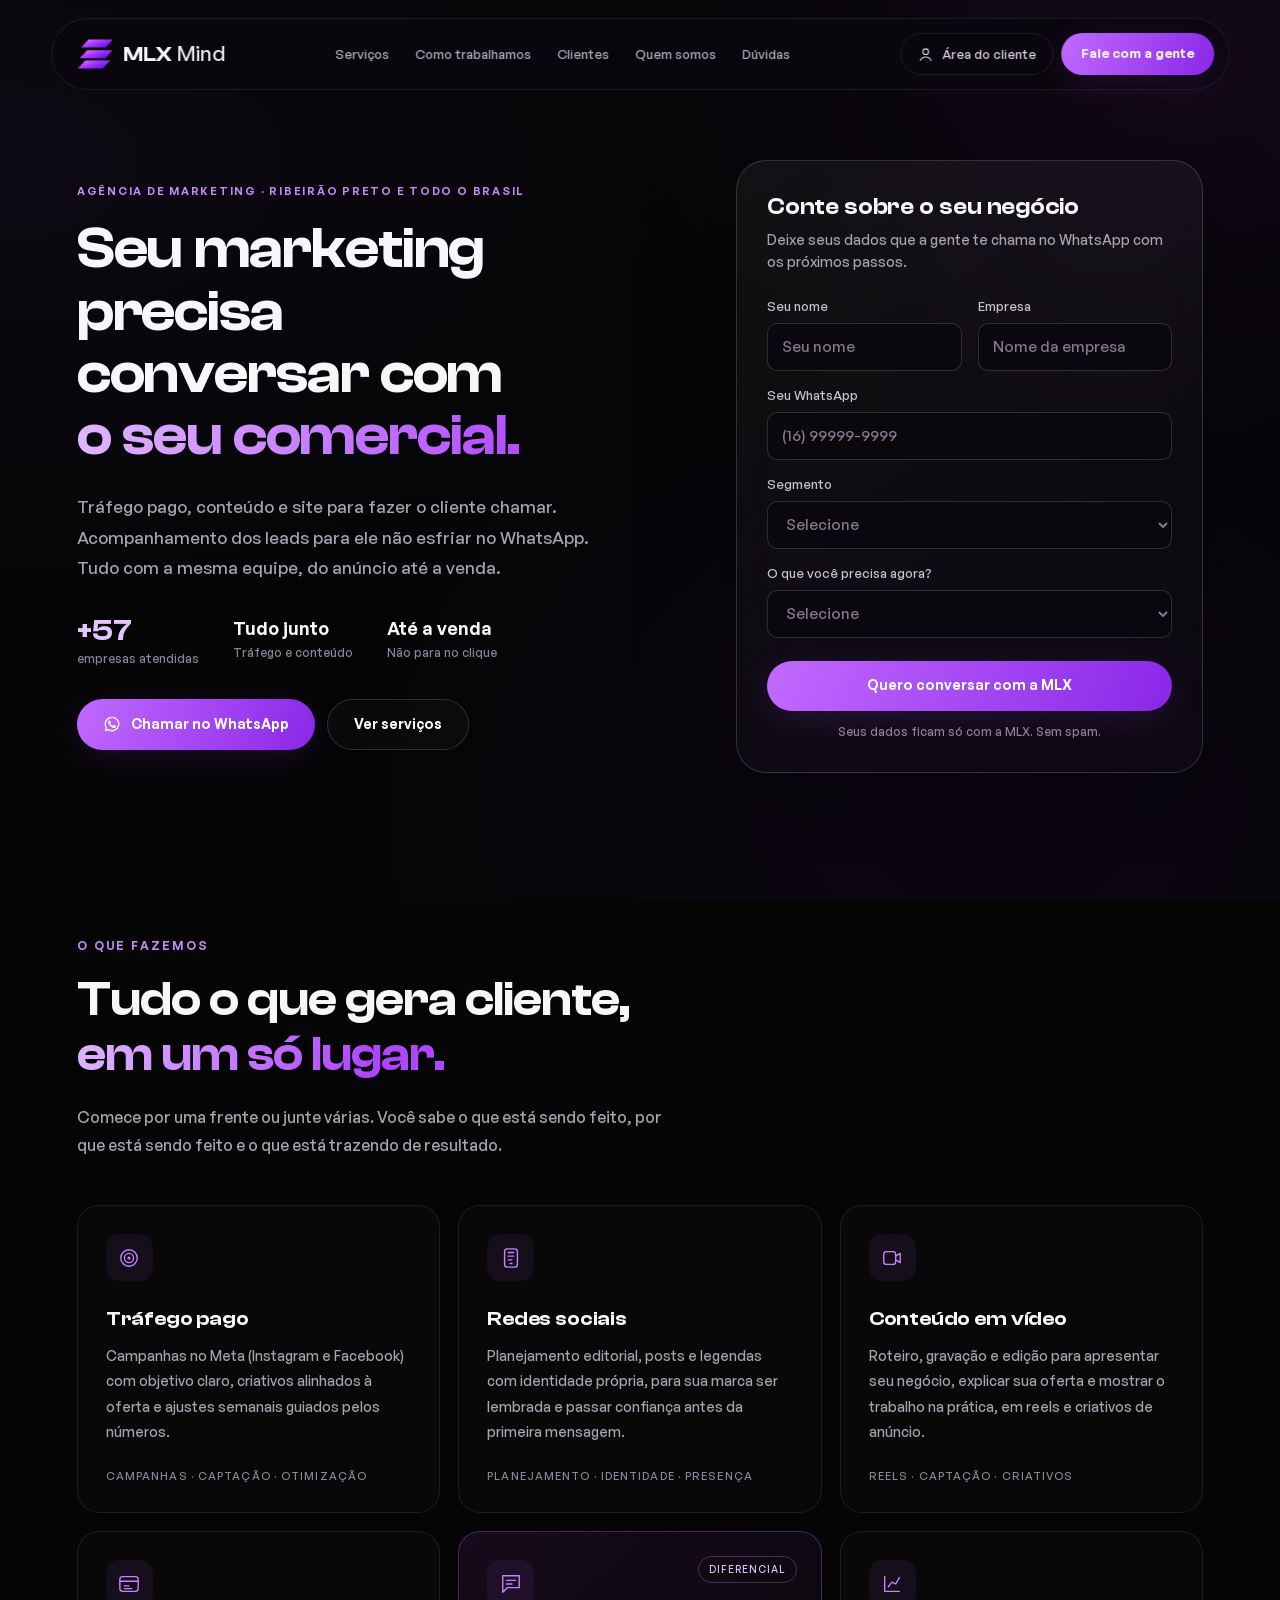
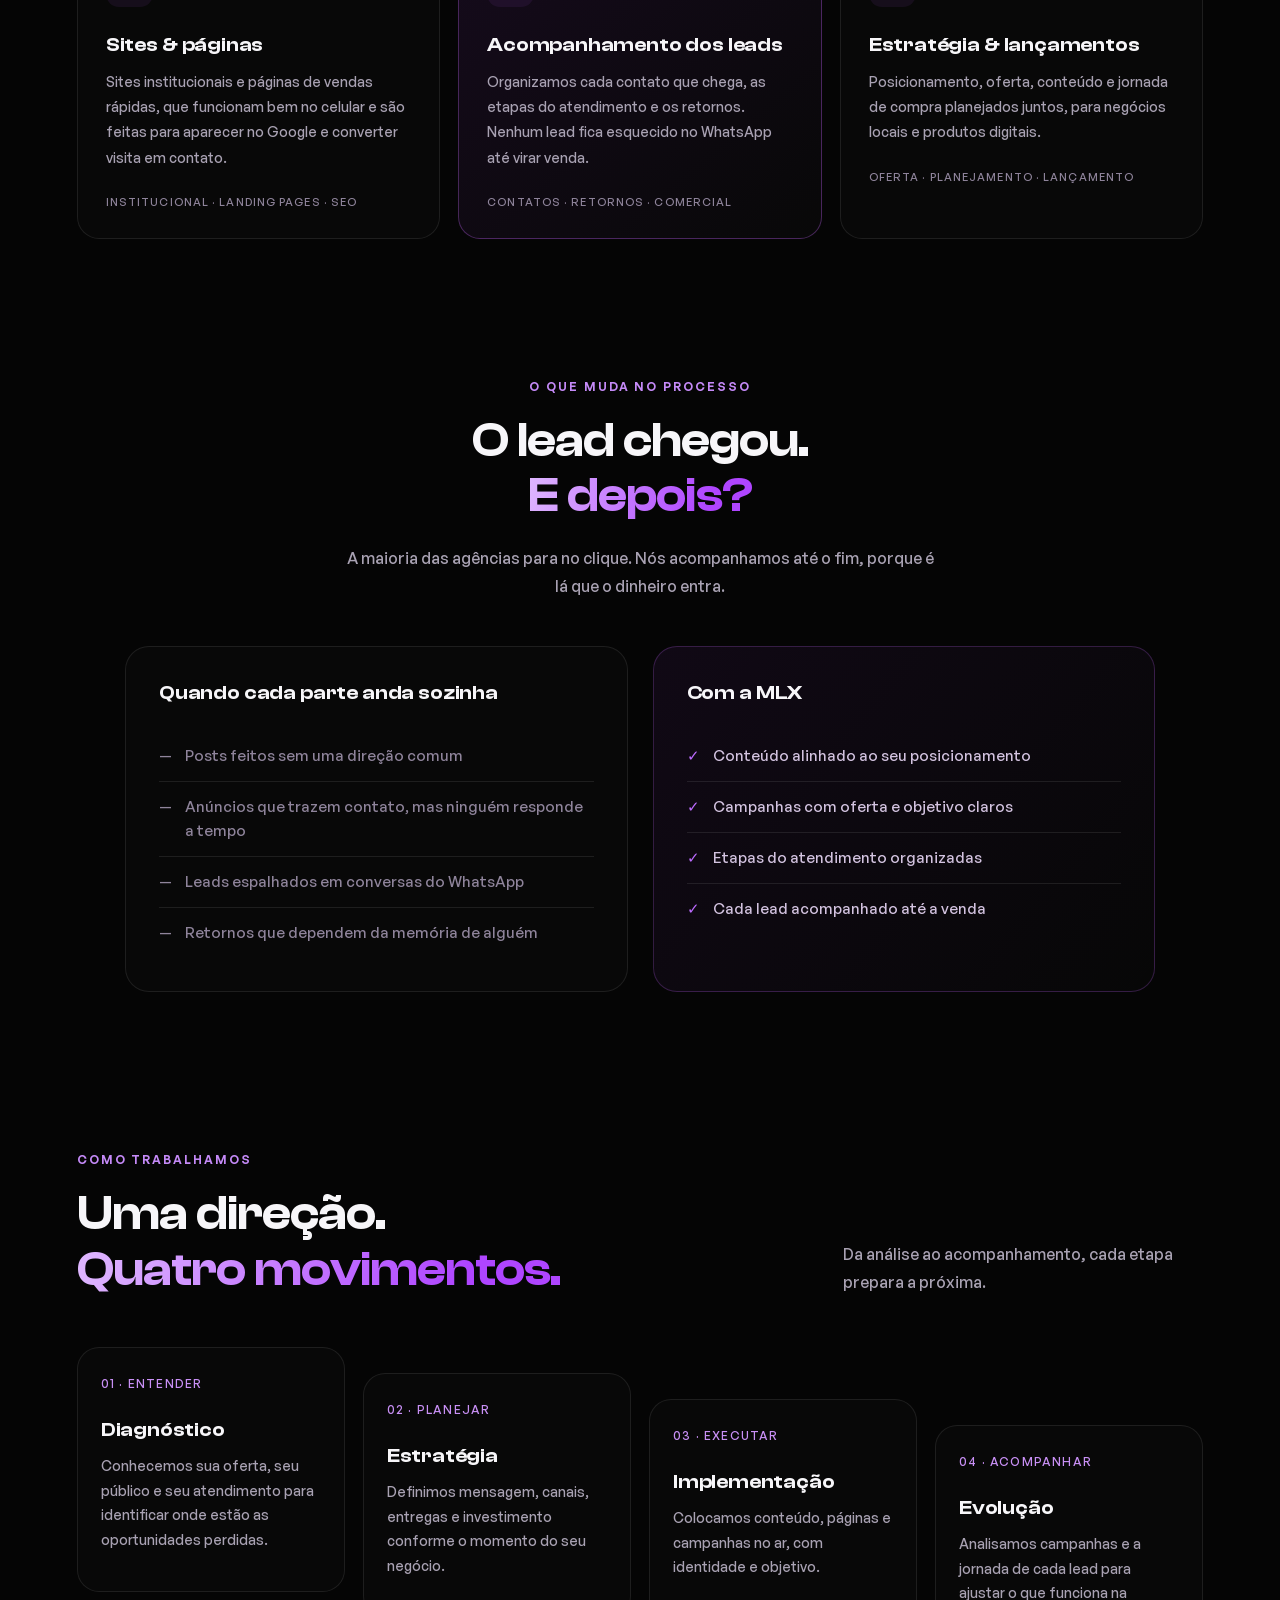
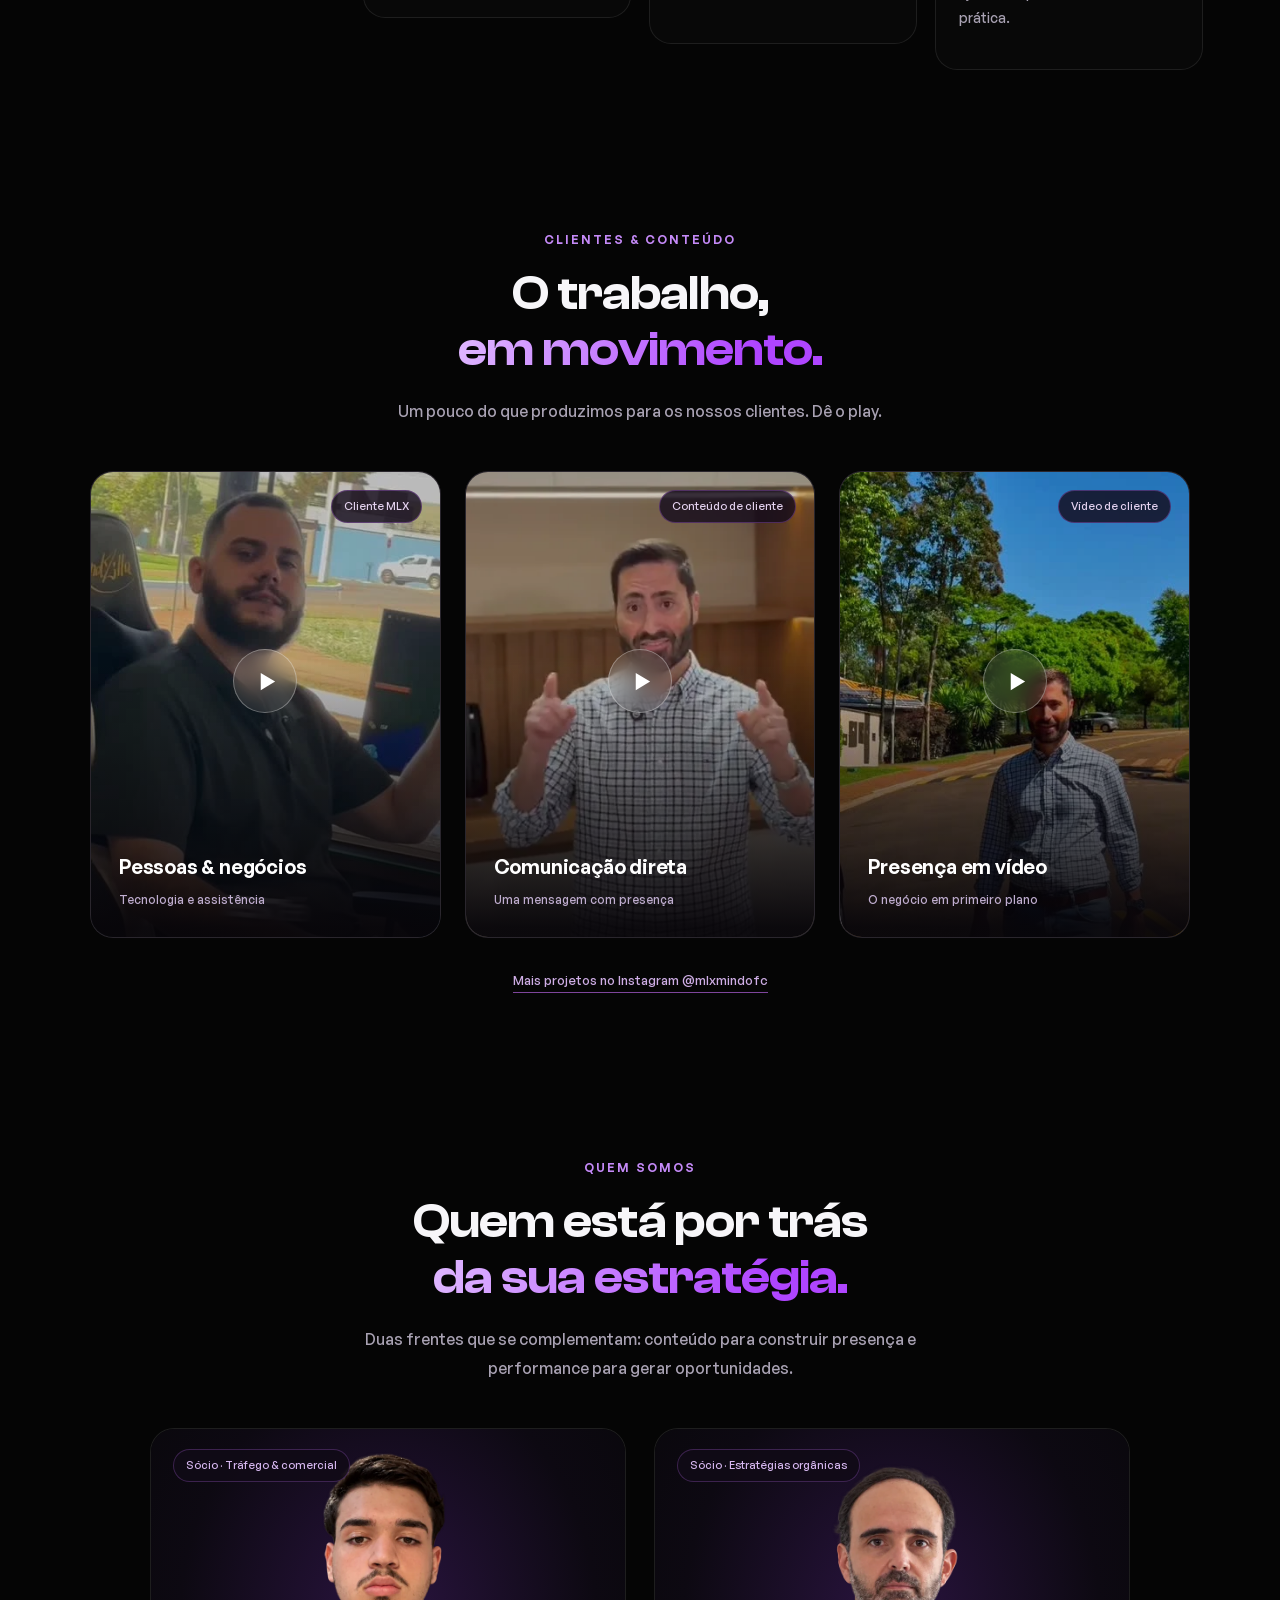
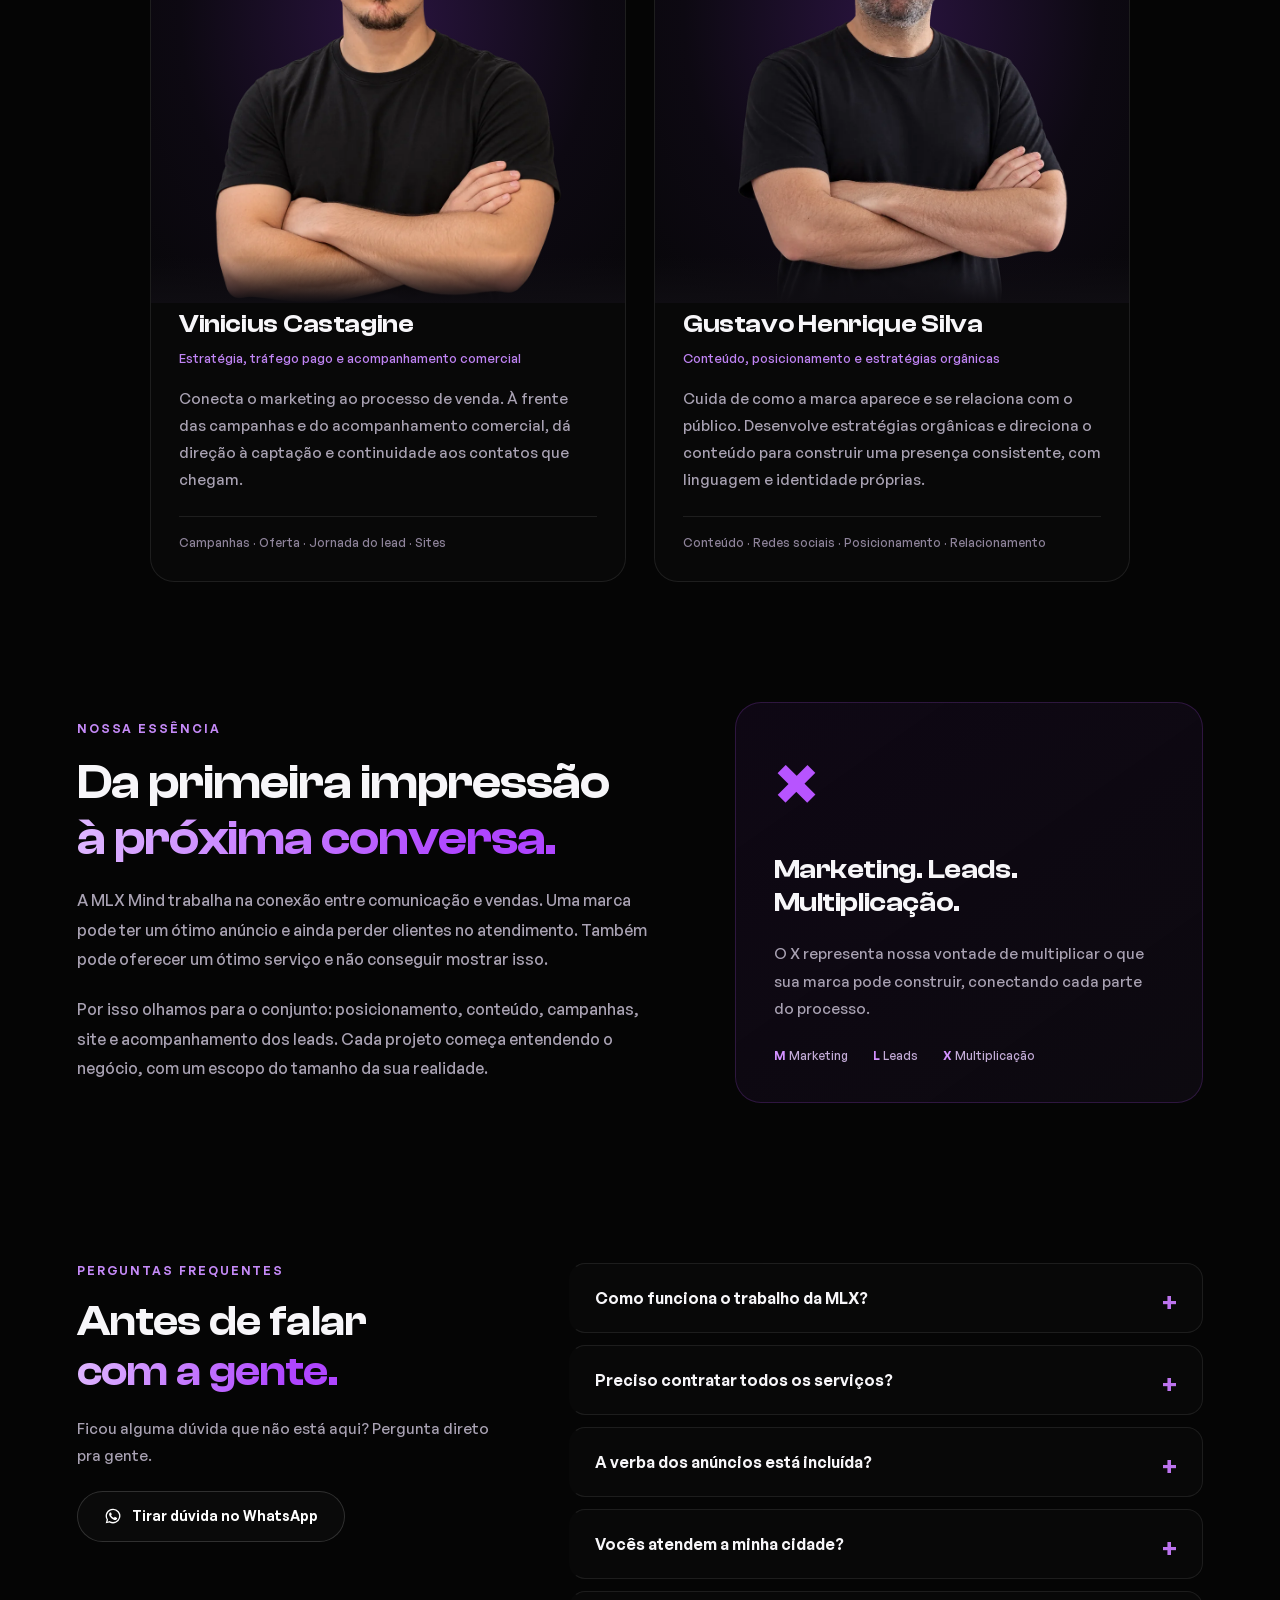
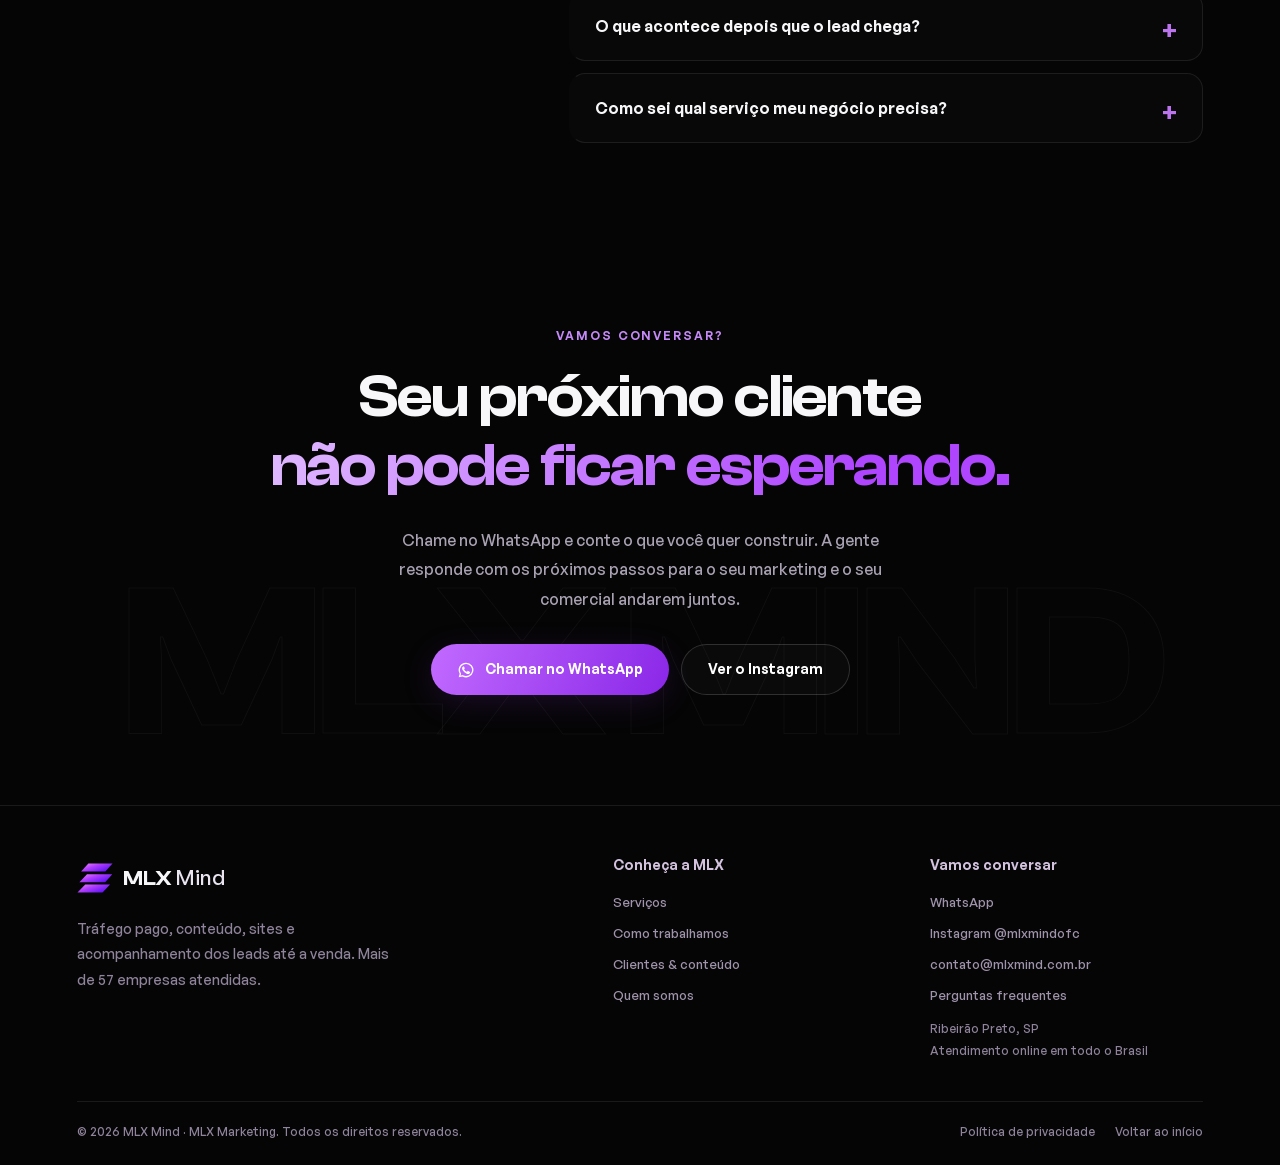
<file: index.html>
<!DOCTYPE html>
<html lang="pt-BR">
<head>
  <meta charset="utf-8">
  <meta name="viewport" content="width=device-width, initial-scale=1">
  <meta name="theme-color" content="#050505">
  <title>MLX Mind | Marketing, tráfego pago e sites em Ribeirão Preto</title>
  <meta name="description" content="Agência de marketing em Ribeirão Preto: tráfego pago, conteúdo, sites e acompanhamento dos leads até a venda. Mais de 57 empresas atendidas. Atendimento online para todo o Brasil.">
  <meta name="robots" content="index, follow, max-image-preview:large">
  <meta name="author" content="MLX Mind">
  <link rel="canonical" href="https://mlxmind.com.br/">

  <!-- Compartilhamento (WhatsApp, Instagram, Facebook, LinkedIn) -->
  <meta property="og:type" content="website">
  <meta property="og:locale" content="pt_BR">
  <meta property="og:site_name" content="MLX Mind">
  <meta property="og:title" content="MLX Mind — Seu marketing precisa conversar com o seu comercial.">
  <meta property="og:description" content="Tráfego pago, conteúdo, sites e acompanhamento dos leads até a venda. Mais de 57 empresas atendidas.">
  <meta property="og:url" content="https://mlxmind.com.br/">
  <meta property="og:image" content="https://mlxmind.com.br/assets/img/og-image.jpg">
  <meta property="og:image:width" content="1200">
  <meta property="og:image:height" content="630">
  <meta property="og:image:alt" content="MLX Mind — marketing, tráfego pago e sites">
  <meta name="twitter:card" content="summary_large_image">
  <meta name="twitter:title" content="MLX Mind — Seu marketing precisa conversar com o seu comercial.">
  <meta name="twitter:description" content="Tráfego pago, conteúdo, sites e acompanhamento dos leads até a venda.">
  <meta name="twitter:image" content="https://mlxmind.com.br/assets/img/og-image.jpg">

  <!-- Favicon -->
  <link rel="icon" href="favicon.ico" sizes="32x32">
  <link rel="icon" href="favicon.svg" type="image/svg+xml">
  <link rel="apple-touch-icon" href="apple-touch-icon.png">
  <link rel="manifest" href="site.webmanifest">

  <!-- Fontes -->
  <link rel="preload" href="assets/fonts/clash-display-600.woff2" as="font" type="font/woff2" crossorigin>
  <link rel="preload" href="assets/fonts/general-sans-500.woff2" as="font" type="font/woff2" crossorigin>

  <script type="application/ld+json">{"@context":"https://schema.org","@graph":[{"@type":"ProfessionalService","@id":"https://mlxmind.com.br/#agency","name":"MLX Mind","alternateName":"MLX Marketing","url":"https://mlxmind.com.br/","logo":"https://mlxmind.com.br/assets/img/logo-512.png","image":"https://mlxmind.com.br/assets/img/og-image.jpg","description":"Agência de marketing que conecta estratégia, conteúdo, tráfego pago, sites e acompanhamento dos leads até a venda.","address":{"@type":"PostalAddress","addressLocality":"Ribeirão Preto","addressRegion":"SP","addressCountry":"BR"},"areaServed":[{"@type":"City","name":"Ribeirão Preto"},{"@type":"Country","name":"Brasil"}],"founder":[{"@type":"Person","name":"Vinicius Castagine","jobTitle":"Sócio · Tráfego e comercial"},{"@type":"Person","name":"Gustavo Henrique Silva","jobTitle":"Sócio · Estratégias orgânicas"}],"email":"contato@mlxmind.com.br","sameAs":["https://www.instagram.com/mlxmindofc/"],"knowsAbout":["Marketing digital","Tráfego pago","Meta Ads","Gestão de redes sociais","Criação de sites","Acompanhamento comercial"]},{"@type":"WebSite","@id":"https://mlxmind.com.br/#website","url":"https://mlxmind.com.br/","name":"MLX Mind","inLanguage":"pt-BR","publisher":{"@id":"https://mlxmind.com.br/#agency"}},{"@type":"WebPage","@id":"https://mlxmind.com.br/#webpage","url":"https://mlxmind.com.br/","name":"MLX Mind | Marketing, tráfego pago e sites em Ribeirão Preto","isPartOf":{"@id":"https://mlxmind.com.br/#website"},"inLanguage":"pt-BR","about":{"@id":"https://mlxmind.com.br/#agency"}}]}</script>
  <script type="application/ld+json">{"@context":"https://schema.org","@type":"FAQPage","mainEntity":[{"@type":"Question","name":"Como funciona o trabalho da MLX?","acceptedAnswer":{"@type":"Answer","text":"Começamos com uma conversa para entender seu negócio, sua oferta e como vocês atendem hoje. Com isso, montamos uma proposta com as frentes de trabalho, as entregas e como vamos acompanhar os resultados."}},{"@type":"Question","name":"Preciso contratar todos os serviços?","acceptedAnswer":{"@type":"Answer","text":"Não. Dá para começar só por tráfego, conteúdo, site ou acompanhamento comercial. O escopo segue o que sua operação precisa agora e pode crescer depois."}},{"@type":"Question","name":"A verba dos anúncios está incluída?","acceptedAnswer":{"@type":"Answer","text":"Não. A verba de mídia é paga direto à plataforma (Meta) e fica separada do nosso serviço. Definimos juntos o investimento e os objetivos antes de qualquer campanha ir ao ar."}},{"@type":"Question","name":"Vocês atendem a minha cidade?","acceptedAnswer":{"@type":"Answer","text":"Estamos em Ribeirão Preto e atendemos online em todo o Brasil. Quando o projeto tem gravação presencial, combinamos a logística conforme a localização."}},{"@type":"Question","name":"O que acontece depois que o lead chega?","acceptedAnswer":{"@type":"Answer","text":"É aqui que a MLX se diferencia. No acompanhamento comercial, organizamos as etapas do atendimento e os retornos para que nenhum contato esfrie no WhatsApp antes de virar venda."}},{"@type":"Question","name":"Como sei qual serviço meu negócio precisa?","acceptedAnswer":{"@type":"Answer","text":"Você não precisa saber antes de falar com a gente. Conte seu momento e o que quer melhorar. A gente avalia as prioridades e indica por onde começar."}}]}</script>

  <style>
@font-face{font-family:'General Sans';src:url('assets/fonts/general-sans-500.woff2') format('woff2');font-weight:500;font-style:normal;font-display:swap}
@font-face{font-family:'General Sans';src:url('assets/fonts/general-sans-600.woff2') format('woff2');font-weight:600;font-style:normal;font-display:swap}
@font-face{font-family:'Clash Display';src:url('assets/fonts/clash-display-600.woff2') format('woff2');font-weight:600;font-style:normal;font-display:swap}
:root{--bg:#050505;--panel:#111014;--purple:#ad45ff;--violet:#d09cff;--muted:#a9a2b3;--dim:#8f849b;--line:#ffffff16;--strong:#ffffff27;--wa:#25d366;--display:'Clash Display','General Sans',Arial,sans-serif;--body:'General Sans',Arial,sans-serif;--ease:cubic-bezier(.16,1,.3,1)}
*{box-sizing:border-box}html{scroll-behavior:smooth;scroll-padding-top:110px}body{margin:0;background:var(--bg);color:#f7f6f9;font-family:var(--body);font-size:16px;font-weight:500;-webkit-font-smoothing:antialiased;overflow-wrap:break-word}h1,h2,h3,p{margin:0}h1,h2,h3{font-family:var(--display);font-weight:600;word-spacing:.06em}a{color:inherit;text-decoration:none}img{display:block;max-width:100%}button,input,select,textarea{font:inherit}button{cursor:pointer}button,a{-webkit-tap-highlight-color:transparent}button:focus-visible,a:focus-visible,input:focus-visible,select:focus-visible,textarea:focus-visible,summary:focus-visible{outline:2px solid var(--violet);outline-offset:5px}::selection{background:var(--purple);color:white}
.container{max-width:1320px;padding-inline:6%;margin-inline:auto}.page{position:relative;z-index:1}.mesh{position:fixed;inset:0;pointer-events:none;z-index:0;background:radial-gradient(ellipse at 0 18%,#19102866,transparent 45%),radial-gradient(ellipse at 93% 5%,#68269424,transparent 35%),radial-gradient(ellipse at 78% 90%,#24093b40,transparent 50%)}
.eyebrow{font-size:12px;color:#c58af8;letter-spacing:.16em;text-transform:uppercase;margin-bottom:18px;font-weight:600;display:block}.gradient{color:#c084ff;background:linear-gradient(105deg,#dfb8ff,#af45ff 80%);-webkit-background-clip:text;background-clip:text;-webkit-text-fill-color:transparent}
.section-title{font-size:clamp(32px,3.8vw,50px);letter-spacing:-.02em;line-height:1.14}.section-intro{font-size:16px;line-height:1.8;color:var(--muted);max-width:590px;margin-top:20px}.section-heading{max-width:690px;margin-bottom:45px}.section-center{text-align:center;margin-inline:auto}.section-center .section-intro{margin-inline:auto}section{position:relative;padding-block:75px}
.btn{display:inline-flex;align-items:center;justify-content:center;gap:10px;min-height:50px;padding:15px 26px;border-radius:100px;font-size:14px;font-weight:600;line-height:1.35;border:1px solid var(--strong);color:white;background:#ffffff06;position:relative;isolation:isolate;overflow:hidden;transition:transform .25s var(--ease),box-shadow .25s,border-color .25s;text-align:center}.btn:before{content:"";position:absolute;inset:0;z-index:-1;background:linear-gradient(115deg,transparent 30%,#ffffff25,transparent 70%);transform:translateX(-150%);transition:transform .7s}.btn:hover:before{transform:translateX(150%)}.btn:hover{transform:translateY(-2px);border-color:#a366d2}.btn-primary{border:0;background:linear-gradient(110deg,#c16aff,#8a27e8);box-shadow:0 8px 32px #8e31d32a}.btn-primary:hover{box-shadow:0 12px 40px #a238f546}.btn svg{width:18px;height:18px;flex-shrink:0}.btn-row{display:flex;gap:12px;flex-wrap:wrap}
.skip{position:fixed;top:20px;left:20px;background:white;color:black;padding:16px;z-index:100;transform:translateY(-200%)}.skip:focus{transform:none}
.nav-shell{position:fixed;top:18px;left:50%;transform:translateX(-50%);width:min(1220px,92%);display:flex;justify-content:space-between;gap:28px;align-items:center;z-index:40;border:1px solid var(--line);border-radius:100px;background:#0a080ddd;backdrop-filter:blur(20px);-webkit-backdrop-filter:blur(20px);padding:10px 14px 10px 25px;min-height:72px;transition:top .3s,background .3s}.nav-shell.scrolled{top:12px;background:#08070bee}
.brand{display:flex;align-items:center;gap:10px;height:44px}.brand .brand-mark{width:36px;height:30px;flex-shrink:0;display:block}.brand-word{font-size:21px;line-height:1;letter-spacing:-.01em;white-space:nowrap}.brand-word b{font-family:var(--display);font-weight:600;letter-spacing:.01em}.brand-word span{font-weight:500;color:#e9e4ef;margin-left:4px}
.nav-links{display:flex;gap:26px;align-items:center}.nav-links a{font-size:13px;color:#b3acbc;transition:color .25s;position:relative}.nav-links a:hover{color:white}.nav-links a:after{content:"";height:1px;width:0;background:var(--purple);position:absolute;bottom:-5px;left:0;transition:width .3s}.nav-links a:hover:after{width:100%}.nav-cta{min-height:42px;padding:11px 20px;font-size:13px}
.nav-actions{display:flex;align-items:center;gap:8px}.nav-login{display:inline-flex;align-items:center;gap:8px;min-height:42px;padding:10px 16px;border-radius:100px;font-size:13px;color:#d8cfe3;border:1px solid var(--line);white-space:nowrap;transition:color .25s,border-color .25s,background .25s}.nav-login:hover{color:#fff;border-color:#b65eff60;background:#ad45ff10}.nav-login svg{width:17px;height:17px;flex-shrink:0}@media(max-width:1180px){.nav-login{padding:10px 12px}.nav-login span{display:none}}
.burger{display:none;background:transparent;border:0;color:white;padding:12px}.burger svg{width:23px;height:23px;display:block}.mobile-menu{position:fixed;top:90px;left:4%;right:4%;background:#0f0a16;border:1px solid var(--strong);border-radius:20px;padding:25px;z-index:39}.mobile-menu[hidden]{display:none}.mobile-menu a{display:block;padding:14px 10px;border-bottom:1px solid var(--line);font-size:17px}.mobile-menu a:last-child{border:0;color:var(--violet)}
#inicio{padding:160px 0 90px;overflow:hidden}.hero-grid{display:grid;grid-template-columns:1.12fr .88fr;gap:65px;align-items:center}.hero-head h1{font-size:clamp(39px,4.5vw,61px);line-height:1.08;letter-spacing:-.02em;margin-bottom:25px}.hero-head h1 span{display:block}.hero-head .sub{font-size:17px;line-height:1.8;color:var(--muted);max-width:530px;margin-bottom:30px}
.hero-trust{display:flex;gap:34px;margin:32px 0 32px;flex-wrap:wrap}.hero-trust b{display:block;font-size:18px;font-weight:600}.hero-trust b.num{font-family:var(--display);font-size:30px;line-height:1;color:#e4c6ff;margin-bottom:2px}.hero-trust small{font-size:12px;color:var(--dim);display:block;margin-top:5px}.hero-head .eyebrow{font-size:11px;max-width:490px;line-height:1.6}
.hero-form{padding:32px 30px;border:1px solid var(--strong);border-radius:30px;background:linear-gradient(150deg,#ffffff0d,#ffffff04);box-shadow:0 35px 95px #00000040;backdrop-filter:blur(20px);-webkit-backdrop-filter:blur(20px)}.hero-form h2{font-size:23px;letter-spacing:-.01em;margin-bottom:8px}.hero-form>p{font-size:14px;line-height:1.6;color:var(--muted);margin-bottom:24px}.form-grid{display:grid;grid-template-columns:1fr 1fr;gap:16px}.field{min-width:0}.field.full{grid-column:1/-1}.field label{font-size:13px;color:#c8c0d3;display:block;margin-bottom:8px}.field input,.field select{width:100%;min-height:48px;border:1px solid var(--strong);border-radius:10px;background:#0a080ecf;color:white;padding:12px 14px;font-size:15px}.field input::placeholder{color:#857a91}.field select:invalid{color:#857a91}.field select option{color:white;background:#0f0a16}.field input:focus,.field select:focus{border-color:var(--purple);outline:none}.hero-form .btn{width:100%;margin-top:23px}.hp{position:absolute;left:-9999px;width:1px;height:1px;opacity:0}.form-error{font-size:13px;color:#ffb4c0;text-align:center;margin-top:12px;line-height:1.6}.form-error a{color:#fff;text-decoration:underline}.form-done{text-align:center;padding:30px 6px}.form-done:focus{outline:none}.done-icon{width:58px;height:58px;border-radius:50%;display:grid;place-items:center;margin:0 auto 18px;background:linear-gradient(110deg,#c16aff,#8a27e8);font-size:26px;font-weight:600}.form-done h3{font-size:24px;margin-bottom:10px}.form-done p{font-size:14px;line-height:1.7;color:var(--muted);margin-bottom:22px}.hero-form .form-done .btn{width:auto;margin-top:0}.hero-form button[disabled]{opacity:.7;cursor:wait}.form-note{font-size:12px!important;color:var(--dim)!important;text-align:center;margin-top:13px;margin-bottom:0!important}
.hero-rule{height:1px;background:linear-gradient(90deg,transparent,#8c41bb60,transparent);margin-top:75px}.client-strip{padding:25px 0 10px;text-align:center}.client-strip p{font-size:11px;letter-spacing:.13em;color:var(--dim);text-transform:uppercase;margin-bottom:22px}.client-names{display:flex;align-items:center;justify-content:center;gap:35px;flex-wrap:wrap;color:#a199ab;font-size:17px;letter-spacing:-.01em}.client-names span:hover{color:white}.client-names .more{color:#c58af8;font-size:14px}
.service-grid{display:grid;grid-template-columns:repeat(3,1fr);gap:18px}.service-card{padding:28px;border:1px solid var(--line);border-radius:22px;background:#ffffff04;min-height:265px;transition:background .3s,border-color .3s,transform .3s;position:relative;overflow:hidden}.service-card:hover{background:#ad45ff09;border-color:#b65eff50;transform:translateY(-5px)}.icon-box{width:47px;height:47px;border-radius:13px;display:grid;place-items:center;background:#b44eff13;color:#c682ff;margin-bottom:25px}.icon-box svg{width:22px;height:22px;stroke:currentColor;fill:none;stroke-width:1.5;stroke-linecap:round;stroke-linejoin:round}.service-card h3{font-size:20px;margin-bottom:12px;letter-spacing:-.01em}.service-card p{font-size:14px;line-height:1.8;color:var(--muted)}.service-card .tag{display:block;font-size:11px;text-transform:uppercase;letter-spacing:.1em;color:var(--dim);margin-top:25px}.service-card.featured{border-color:#a755d860;background:linear-gradient(140deg,#9e3dda1c,#ffffff04)}.service-card .badge{position:absolute;top:24px;right:24px;font-size:10px;letter-spacing:.1em;text-transform:uppercase;color:#e2c4ff;border:1px solid #bf6cfa55;border-radius:100px;padding:6px 10px}
.comparison{padding-block:65px 85px}.compare-grid{display:grid;grid-template-columns:1fr 1fr;gap:25px;max-width:1030px;margin:auto}.compare-card{border:1px solid var(--line);border-radius:24px;padding:33px;background:#ffffff04}.compare-card.after{background:linear-gradient(130deg,#9e3dda14,#ffffff03);border-color:#a755d845}.compare-card h3{font-size:20px;letter-spacing:-.01em;margin-bottom:26px}.compare-card ul{list-style:none;padding:0;margin:0}.compare-card li{font-size:15px;color:var(--dim);padding:13px 0;border-bottom:1px solid var(--line);line-height:1.6;display:flex;gap:13px}.compare-card li:last-child{border:0}.compare-card.after li{color:#d3c3e0}.check{color:#bc6bff;flex-shrink:0}
.method{padding-bottom:155px;overflow:hidden}.method-header{display:flex;justify-content:space-between;align-items:end;gap:40px;margin-bottom:50px}.method-header .section-intro{max-width:360px;margin:0}.method-grid{display:grid;grid-template-columns:repeat(4,1fr);gap:18px}.method-card{background:#ffffff04;border:1px solid var(--line);border-radius:22px;padding:28px 23px;transition:border-color .3s;min-height:245px}.method-card:hover{border-color:#9b45d456}.method-card:nth-child(2){--offset:26px}.method-card:nth-child(3){--offset:52px}.method-card:nth-child(4){--offset:78px}.method-card{transform:translateY(var(--offset,0px))}.method-card .method-name{font-size:12px;color:#c990f6;letter-spacing:.1em;text-transform:uppercase;margin-bottom:25px;display:block}.method-card h3{font-size:20px;letter-spacing:-.01em;margin-bottom:12px}.method-card p{font-size:14px;color:var(--muted);line-height:1.75}
#videos{padding-block:85px}.video-grid{display:grid;grid-template-columns:repeat(3,1fr);gap:24px;max-width:1100px;margin:auto}.video-card{position:relative;border:1px solid var(--line);border-radius:23px;background:#161219;overflow:hidden;display:block;width:100%;padding:0;text-align:left;color:white;transition:transform .4s var(--ease),border-color .3s;aspect-ratio:3/4}.video-card:hover{transform:translateY(-7px);border-color:#b157e775}.video-card img{width:100%;height:100%;object-fit:cover;object-position:center;filter:brightness(.8);transition:transform .6s}.video-card:hover img{transform:scale(1.04)}.video-card:after{content:"";position:absolute;inset:0;background:linear-gradient(0deg,#070509f5 2%,transparent 60%)}.video-label{position:absolute;bottom:0;padding:28px;z-index:2}.video-label strong{display:block;font-size:20px;font-weight:600;letter-spacing:-.01em;margin-bottom:7px}.video-label small{font-size:12px;color:#c0aed0}.play{position:absolute;top:45%;left:50%;transform:translate(-50%,-50%);width:64px;height:64px;border-radius:50%;display:grid;place-items:center;background:#ffffff14;border:1px solid #ffffff50;backdrop-filter:blur(10px);-webkit-backdrop-filter:blur(10px);z-index:2;transition:background .3s}.play svg{width:23px;height:23px;fill:white;margin-left:3px}.video-card:hover .play{background:#b744ff66}.video-badge{position:absolute;top:18px;right:18px;z-index:2;padding:8px 12px;border:1px solid #be68f44d;background:#130b1bcc;border-radius:100px;color:#e6d4f1;font-size:11px}.video-under{text-align:center;margin-top:30px}.video-under a{font-size:13px;color:#cfaee6;border-bottom:1px solid #7e459c;padding-bottom:4px}
#quem-somos{padding-block:85px 60px}.team-grid{display:grid;grid-template-columns:1fr 1fr;gap:28px;max-width:980px;margin:auto}.team-card{border:1px solid var(--line);background:#ffffff04;border-radius:24px;overflow:hidden;position:relative}.portrait{position:relative;aspect-ratio:1/1;background:radial-gradient(ellipse at 50% 40%,#2a1440 0%,#0d0912 62%,#08070a 100%);overflow:hidden}.portrait img{position:absolute;inset:22px 0 0;width:100%;height:calc(100% - 22px);object-fit:contain;object-position:center bottom;transform-origin:center bottom;transition:transform .6s var(--ease)}.team-card:hover .portrait img{transform:scale(1.035)}.portrait:after{content:"";position:absolute;inset:0;background:linear-gradient(0deg,#0f0d12 0%,transparent 10%)}.team-role{position:absolute;top:20px;left:22px;border:1px solid #bf6cfa40;border-radius:100px;font-size:11px;padding:8px 12px;background:#110b17dc;z-index:1;color:#d8b9f2}.team-info{padding:5px 28px 30px}.team-info h3{font-size:26px;letter-spacing:-.015em;margin-bottom:10px}.team-info .role{color:#c084f5;font-size:13px;margin-bottom:18px}.team-info .bio{font-size:15px;line-height:1.8;color:var(--muted)}.team-info .specialties{border-top:1px solid var(--line);padding-top:18px;margin-top:23px;font-size:12px;color:var(--dim)}
.story{padding-block:60px 85px}.story-grid{display:grid;grid-template-columns:1.1fr .9fr;gap:85px;align-items:center}.story p{font-size:16px;color:var(--muted);line-height:1.85;margin-top:20px}.story .section-heading{margin:0}.story-manifesto{border:1px solid #a048d93a;background:linear-gradient(145deg,#2c104340,#0d0a10);border-radius:26px;padding:38px;position:relative}.story-manifesto .big-x{font-family:var(--display);font-size:90px;font-weight:600;line-height:1;color:#b754ff;display:block}.story-manifesto h3{font-size:28px;line-height:1.2;margin-top:22px;letter-spacing:-.015em}.story-manifesto p{font-size:15px}.brand-meaning{display:flex;gap:25px;margin-top:25px;font-size:12px;color:#c4acd8}.brand-meaning strong{color:#d391ff}
.faq-grid{display:grid;grid-template-columns:.8fr 1.2fr;gap:70px}.faq-heading{position:sticky;top:130px;align-self:start}.faq-heading h2{font-size:clamp(32px,3.3vw,43px);line-height:1.18;letter-spacing:-.02em}.faq-heading p{color:var(--muted);font-size:15px;line-height:1.8;margin-top:18px}.faq-heading .btn{margin-top:22px}.faq-list{display:flex;flex-direction:column;gap:12px}.faq-item{border:1px solid var(--line);border-left:2px solid transparent;border-radius:16px;padding:22px 24px;background:#ffffff04;transition:border-color .3s,background .3s}.faq-item[open]{border-left-color:var(--purple);background:#a843ff08}.faq-item summary{list-style:none;cursor:pointer;font-size:16px;line-height:1.5;font-weight:600;padding-right:28px;position:relative}.faq-item summary::-webkit-details-marker{display:none}.faq-item summary:after{content:"+";font-size:25px;color:#bc73ee;position:absolute;right:0;top:-3px}.faq-item[open] summary:after{content:"−"}.faq-item p{font-size:14px;color:var(--muted);line-height:1.85;margin-top:15px}
.cta{padding-block:110px;min-height:520px;display:flex;align-items:center;text-align:center;overflow:hidden}.ghost{position:absolute;inset:auto 0 42px;font-size:clamp(80px,17vw,250px);font-family:var(--display);font-weight:600;line-height:.9;letter-spacing:-.04em;color:transparent;-webkit-text-stroke:1px #ffffff0b;pointer-events:none;text-align:center;white-space:nowrap}.cta .container{position:relative;z-index:1;width:100%}.cta h2{font-size:clamp(36px,4.7vw,62px);letter-spacing:-.02em;line-height:1.15;max-width:850px;margin:auto}.cta p{font-size:16px;line-height:1.85;color:var(--muted);max-width:540px;margin:25px auto 30px}.cta .btn-row{justify-content:center}
.footer{border-top:1px solid var(--line);padding:50px 0 25px;background:#06050866}.footer-grid{display:grid;grid-template-columns:1.8fr 1fr 1fr;gap:45px;padding-bottom:40px}.footer-about .brand{margin-bottom:16px}.footer-about p{font-size:14px;color:var(--dim);max-width:330px;line-height:1.8}.footer-grid h3{font-size:14px;margin-bottom:20px;color:#d2c2de;font-family:var(--body);word-spacing:0}.footer-links a{display:block;color:#a094ac;font-size:13px;margin-bottom:14px}.footer-links a:hover{color:white}.footer-links .addr{font-size:12px;color:var(--dim);line-height:1.8}.footer-bottom{border-top:1px solid var(--line);padding-top:22px;display:flex;justify-content:space-between;gap:25px;font-size:12px;color:var(--dim)}.footer-bottom nav{display:flex;gap:20px}.footer-bottom a:hover{color:white}
dialog{border:1px solid #694280;background:#110b18;color:white;border-radius:22px;padding:30px;width:min(520px,92vw);box-shadow:0 30px 140px black}dialog::backdrop{background:#000c;backdrop-filter:blur(8px)}.dialog-close{position:absolute;top:14px;right:16px;background:#ffffff09;border:1px solid var(--line);width:36px;height:36px;border-radius:50%;color:white;font-size:24px;line-height:1}.brief-dialog h2{font-size:24px;padding-right:35px;letter-spacing:-.01em}.brief-dialog p{font-size:14px;color:#bba6c8;line-height:1.7;margin:15px 0}.brief-dialog textarea{width:100%;min-height:200px;resize:vertical;border:1px solid var(--strong);border-radius:10px;background:#08060b;color:white;padding:15px;font-size:14px;line-height:1.7}.dialog-actions{display:flex;gap:12px;margin-top:18px;flex-wrap:wrap}.dialog-actions .btn{flex:1}.brief-status{min-height:23px;font-size:13px;color:#c4b9d1;margin-top:14px}.video-dialog{width:min(440px,92vw);padding:0;background:black;max-height:92dvh;overflow:hidden}.video-dialog video{display:block;width:100%;height:auto;max-height:88dvh;object-fit:contain}.video-dialog .dialog-close{z-index:2;background:#000a}
.wa-float{position:fixed;right:20px;bottom:20px;z-index:45;display:flex;align-items:center;gap:10px;background:var(--wa);color:#052e16;font-weight:600;font-size:14px;border-radius:100px;padding:14px 20px 14px 16px;box-shadow:0 10px 30px #0008;transition:transform .25s var(--ease),opacity .3s}.wa-float:hover{transform:translateY(-3px)}.wa-float svg{width:24px;height:24px}.wa-float.hide{opacity:0;pointer-events:none;transform:translateY(20px)}
.consent{position:fixed;left:20px;right:20px;bottom:20px;z-index:60;max-width:560px;background:#120c19;border:1px solid var(--strong);border-radius:18px;padding:18px 20px;display:flex;gap:16px;align-items:center;flex-wrap:wrap;font-size:13px;line-height:1.6;color:#c9bed6;box-shadow:0 20px 60px #000a}.consent[hidden]{display:none}.consent p{flex:1 1 260px}.consent a{color:var(--violet);text-decoration:underline}.consent .btn{min-height:40px;padding:9px 18px;font-size:13px}
.sr-only{position:absolute;width:1px;height:1px;overflow:hidden;clip:rect(0,0,0,0);white-space:nowrap}.reveal{transition:opacity .8s var(--ease),transform .8s var(--ease)}.reveal.pending{opacity:0;transform:translateY(25px)}.reveal.visible{opacity:1;transform:none}.method-card.reveal.visible{transform:translateY(var(--offset,0px))}
@media(max-width:1050px){.nav-links{gap:18px}.nav-links a{font-size:12px}.hero-grid{gap:35px}.hero-head h1{font-size:clamp(38px,4.5vw,54px)}.hero-form{padding:28px 25px}.hero-trust{gap:24px}.service-card{padding:25px}.story-grid{gap:40px}.method-grid{gap:12px}.method-card{padding:25px 18px}.method-card h3{font-size:18px}.method-card p{font-size:13px}.faq-grid{gap:45px}}
@media(max-width:780px){.nav-shell{top:12px;min-height:64px;padding:8px 10px 8px 20px;gap:12px}.nav-links,.nav-cta{display:none}.burger{display:block}#inicio{padding:122px 0 55px}.hero-grid{grid-template-columns:1fr;gap:38px}.hero-head h1{font-size:clamp(37px,7.7vw,57px);max-width:620px}.hero-head .sub{font-size:16px;max-width:590px}.hero-trust{gap:28px;margin-block:25px}.hero-head .eyebrow{font-size:10px}.hero-form{padding:28px;border-radius:24px;max-width:600px;width:100%}.hero-rule{margin-top:45px}.client-names{gap:12px 22px;font-size:14px;line-height:1.8}.section-title{font-size:36px}.section-intro{font-size:15px}.team-grid{gap:18px}.team-info{padding:5px 20px 25px}.team-info h3{font-size:23px}.team-info .bio{font-size:14px}.team-role{left:16px;top:16px;font-size:10px}.story-grid{grid-template-columns:1fr;gap:30px}.service-grid{grid-template-columns:1fr 1fr}.method-header{display:block;margin-bottom:35px}.method-header .section-intro{margin-top:20px;max-width:600px}.method-grid{grid-template-columns:1fr 1fr;gap:18px}.method-card:nth-child(n){--offset:0px}.method{padding-bottom:65px}.method-card{min-height:225px;padding:25px}.method-card h3{font-size:20px}.method-card p{font-size:14px}.compare-grid{gap:18px}.compare-card{padding:25px}.video-grid{gap:15px}.video-label{padding:20px}.video-label strong{font-size:17px}.video-label small{font-size:11px}.video-badge{font-size:10px;padding:6px 9px;top:12px;right:12px}.play{width:52px;height:52px}.faq-grid{grid-template-columns:1fr;gap:35px}.faq-heading{position:static}.faq-heading h2{font-size:36px}.footer-grid{gap:25px;grid-template-columns:1.5fr 1fr 1fr}.cta{min-height:440px;padding-block:80px}.wa-float span{display:none}.wa-float{padding:15px;right:16px;bottom:16px}.wa-float svg{width:28px;height:28px}}
@media(max-width:520px){section{padding-block:55px}.hero-head h1{font-size:38px;line-height:1.11}.hero-head .sub{font-size:15px;line-height:1.85}.hero-head .eyebrow{letter-spacing:.1em}.hero-trust{display:grid;grid-template-columns:repeat(3,auto);justify-content:space-between;gap:12px}.section-title br{display:none}.hero-trust b{font-size:15px}.hero-trust b.num{font-size:26px}.hero-trust small{font-size:11px}.btn-row .btn{flex:1 1 100%}.hero-form{padding:24px 20px}.form-grid{grid-template-columns:1fr;gap:14px}.field label{font-size:12px}.section-title{font-size:32px}.eyebrow{font-size:10px;letter-spacing:.15em}.section-heading{margin-bottom:32px}.team-grid{grid-template-columns:1fr;max-width:390px}.team-info{padding:5px 25px 28px}.team-info h3{font-size:25px}.team-info .bio{font-size:15px}.story-manifesto{padding:28px}.story-manifesto .big-x{font-size:70px}.story-manifesto h3{font-size:26px}.brand-meaning{gap:17px}.service-grid{grid-template-columns:1fr}.service-card{min-height:auto;padding:26px}.service-card h3{font-size:22px}.service-card p{font-size:15px}.icon-box{margin-bottom:20px}.method-grid{grid-template-columns:1fr;gap:12px}.method-card{padding:22px 20px;min-height:auto}.method-card .method-name{font-size:10px;margin-bottom:16px}.compare-grid{grid-template-columns:1fr}.compare-card{padding:26px}.compare-card li{font-size:14px}.video-grid{grid-template-columns:1fr;max-width:350px;gap:24px}.video-label{padding:26px}.video-label strong{font-size:23px}.video-label small{font-size:13px}.video-badge{font-size:11px;right:18px;top:18px}.play{width:62px;height:62px}.faq-item{padding:20px}.faq-item summary{font-size:15px}.cta h2{font-size:34px;line-height:1.2}.cta p{font-size:15px}.footer-grid{grid-template-columns:1fr 1fr;gap:30px}.footer-about{grid-column:1/-1}.footer-about p{max-width:100%}.footer-bottom{flex-direction:column;gap:12px;line-height:1.7}.dialog-actions{flex-direction:column}.ghost{bottom:70px}.brief-dialog{padding:25px}.consent{left:12px;right:12px;bottom:12px}}
@media(prefers-reduced-motion:reduce){html{scroll-behavior:auto}*,*:before,*:after{animation:none!important;transition:none!important}.reveal.pending{opacity:1;transform:none}.method-card.reveal.pending{transform:translateY(var(--offset,0px))}}
  </style>
</head>
<body>
<a href="#conteudo" class="skip">Pular para o conteúdo</a>
<div class="mesh" aria-hidden="true"></div>

<!-- Ícone do WhatsApp reaproveitado em vários botões -->
<svg width="0" height="0" style="position:absolute" aria-hidden="true">
  <symbol id="i-chat" viewBox="0 0 24 24"><path fill="currentColor" d="M12 2.2A9.8 9.8 0 0 0 3.6 17l-1.3 4.8 4.9-1.3A9.8 9.8 0 1 0 12 2.2Zm0 17.9a8.1 8.1 0 0 1-4.1-1.1l-.3-.2-2.9.8.8-2.8-.2-.3A8.1 8.1 0 1 1 12 20.1Zm4.5-6.1c-.2-.1-1.5-.7-1.7-.8-.2-.1-.4-.1-.6.1l-.8 1c-.1.2-.3.2-.5.1a6.7 6.7 0 0 1-3.3-2.9c-.3-.4.2-.4.7-1.4.1-.2 0-.3 0-.5l-.8-1.8c-.2-.5-.4-.4-.6-.4h-.5a1 1 0 0 0-.7.3 3 3 0 0 0-.9 2.2 5.1 5.1 0 0 0 1.1 2.7 11.7 11.7 0 0 0 4.5 4c1.7.7 2.3.8 3.2.6.5-.1 1.5-.6 1.7-1.2.2-.6.2-1.1.2-1.2-.1-.1-.3-.2-.5-.3Z"/></symbol>
</svg>

<header class="nav-shell">
  <a href="#inicio" class="brand" aria-label="MLX Mind, início"><svg class="brand-mark" viewBox="0 0 600 500" width="36" height="30" aria-hidden="true"><defs><linearGradient id="lg1" x1="0" y1="0" x2="1" y2=".7"><stop offset="0" stop-color="#f08cff"/><stop offset=".45" stop-color="#b13cff"/><stop offset="1" stop-color="#5b12f2"/></linearGradient></defs><g fill="url(#lg1)"><path d="M190 8h402L473 142H68z"/><path d="M167 186h421L470 319H40z"/><path d="M137 357h414L425 493H8z"/></g></svg><span class="brand-word" aria-hidden="true"><b>MLX</b><span>Mind</span></span></a>
  <nav class="nav-links" aria-label="Navegação principal">
    <a href="#servicos">Serviços</a><a href="#metodologia">Como trabalhamos</a><a href="#videos">Clientes</a><a href="#quem-somos">Quem somos</a><a href="#duvidas">Dúvidas</a>
  </nav>
  <div class="nav-actions">
  <a class="nav-login" href="/cliente/" aria-label="Área do cliente"><svg viewBox="0 0 24 24" fill="none" stroke="currentColor" stroke-width="1.6" aria-hidden="true"><circle cx="12" cy="8" r="4"/><path d="M4 21c1.6-3.6 4.5-5.5 8-5.5s6.4 1.9 8 5.5"/></svg><span>Área do cliente</span></a>
  <a class="btn btn-primary nav-cta" href="#conversa">Fale com a gente</a>
  <button class="burger" aria-label="Abrir menu" aria-controls="mobile-menu" aria-expanded="false"><svg viewBox="0 0 24 24" fill="none" stroke="currentColor" stroke-width="1.5" aria-hidden="true"><path d="M3 7h18M3 12h18M3 17h18"/></svg></button>
  </div>
</header>
<nav class="mobile-menu" id="mobile-menu" aria-label="Menu no celular" hidden>
  <a href="#servicos">Serviços</a><a href="#metodologia">Como trabalhamos</a><a href="#videos">Clientes</a><a href="#quem-somos">Quem somos</a><a href="#duvidas">Dúvidas</a><a href="/cliente/">Área do cliente</a><a href="#conversa">Fale com a gente</a>
</nav>

<main class="page" id="conteudo">

<!-- ============ HERO ============ -->
<section id="inicio"><div class="container"><div class="hero-grid">
  <div class="hero-head">
    <span class="eyebrow">Agência de marketing · Ribeirão Preto e todo o Brasil</span>
    <h1><span>Seu marketing precisa</span><span>conversar com</span><span class="gradient">o seu comercial.</span></h1>
    <p class="sub">Tráfego pago, conteúdo e site para fazer o cliente chamar. Acompanhamento dos leads para ele não esfriar no WhatsApp. Tudo com a mesma equipe, do anúncio até a venda.</p>
    <div class="hero-trust">
      <div><b class="num">+57</b><small>empresas atendidas</small></div>
      <div><b>Tudo junto</b><small>Tráfego e conteúdo</small></div>
      <div><b>Até a venda</b><small>Não para no clique</small></div>
    </div>
    <div class="btn-row">
      <a class="btn btn-primary" href="#" data-wa data-wa-text="Oi, MLX! Vim pelo site e quero conversar sobre o marketing do meu negócio."><svg aria-hidden="true"><use href="#i-chat"/></svg>Chamar no WhatsApp</a>
      <a class="btn" href="#servicos">Ver serviços</a>
    </div>
  </div>

  <form class="hero-form" id="conversa" novalidate>
    <h2>Conte sobre o seu negócio</h2>
    <p>Deixe seus dados que a gente te chama no WhatsApp com os próximos passos.</p>
    <div class="form-fields">
    <div class="form-grid">
      <div class="field"><label for="nome">Seu nome</label><input id="nome" name="nome" autocomplete="given-name" placeholder="Seu nome" maxlength="80" required></div>
      <div class="field"><label for="empresa">Empresa</label><input id="empresa" name="empresa" autocomplete="organization" placeholder="Nome da empresa" maxlength="120" required></div>
      <div class="field full"><label for="whatsapp">Seu WhatsApp</label><input id="whatsapp" name="whatsapp" type="tel" inputmode="tel" autocomplete="tel-national" placeholder="(16) 99999-9999" maxlength="16" required></div>
      <div class="field full"><label for="segmento">Segmento</label>
        <select name="segmento" id="segmento" required>
          <option value="" disabled selected>Selecione</option>
          <option>Automotivo</option><option>Imóveis</option><option>Saúde e estética</option><option>Tecnologia e assistência</option><option>Hospedagem e turismo</option><option>Comércio e serviços</option><option>Influenciadores e produtos digitais</option><option>Outro</option>
        </select></div>
      <div class="field full"><label for="objetivo">O que você precisa agora?</label>
        <select name="objetivo" id="objetivo" required>
          <option value="" disabled selected>Selecione</option>
          <option>Entender o que meu negócio precisa</option><option>Melhorar minhas redes sociais</option><option>Começar ou melhorar meus anúncios</option><option>Criar um site ou página de vendas</option><option>Organizar o acompanhamento dos leads</option><option>Planejar um lançamento</option>
        </select></div>
    </div>
    <input type="text" name="_honey" class="hp" tabindex="-1" autocomplete="off" aria-hidden="true">
    <button class="btn btn-primary" type="submit" id="form-btn">Quero conversar com a MLX</button>
    <p class="form-note" id="form-note">Seus dados ficam só com a MLX. Sem spam.</p>
    <p class="form-error" id="form-error" role="alert" hidden></p>
    </div>
    <div class="form-done" id="form-done" hidden tabindex="-1">
      <div class="done-icon" aria-hidden="true">✓</div>
      <h3>Recebemos! 🎉</h3>
      <p>Em breve a gente te chama no WhatsApp que você informou. Se quiser adiantar, fala direto com a gente:</p>
      <a class="btn" href="#" data-wa data-wa-text="Oi, MLX! Acabei de preencher o formulário no site."><svg aria-hidden="true"><use href="#i-chat"/></svg>Chamar agora</a>
    </div>
  </form>
</div>

</div></section>

<!-- ============ SERVIÇOS ============ -->
<section id="servicos"><div class="container">
  <div class="section-heading reveal"><span class="eyebrow">O que fazemos</span><h2 class="section-title">Tudo o que gera cliente,<br><span class="gradient">em um só lugar.</span></h2><p class="section-intro">Comece por uma frente ou junte várias. Você sabe o que está sendo feito, por que está sendo feito e o que está trazendo de resultado.</p></div>
  <div class="service-grid">
    <article class="service-card reveal"><div class="icon-box"><svg viewBox="0 0 24 24" aria-hidden="true"><circle cx="12" cy="12" r="9"/><circle cx="12" cy="12" r="5"/><circle cx="12" cy="12" r="1"/></svg></div><h3>Tráfego pago</h3><p>Campanhas no Meta (Instagram e Facebook) com objetivo claro, criativos alinhados à oferta e ajustes semanais guiados pelos números.</p><span class="tag">Campanhas · Captação · Otimização</span></article>
    <article class="service-card reveal"><div class="icon-box"><svg viewBox="0 0 24 24" aria-hidden="true"><rect x="5" y="2" width="14" height="20" rx="3"/><path d="M9 6h6M9 10h6M9 14h4M11 18h2"/></svg></div><h3>Redes sociais</h3><p>Planejamento editorial, posts e legendas com identidade própria, para sua marca ser lembrada e passar confiança antes da primeira mensagem.</p><span class="tag">Planejamento · Identidade · Presença</span></article>
    <article class="service-card reveal"><div class="icon-box"><svg viewBox="0 0 24 24" aria-hidden="true"><rect x="3" y="5" width="13" height="14" rx="3"/><path d="m16 10 5-3v10l-5-3"/></svg></div><h3>Conteúdo em vídeo</h3><p>Roteiro, gravação e edição para apresentar seu negócio, explicar sua oferta e mostrar o trabalho na prática, em reels e criativos de anúncio.</p><span class="tag">Reels · Captação · Criativos</span></article>
    <article class="service-card reveal"><div class="icon-box"><svg viewBox="0 0 24 24" aria-hidden="true"><rect x="2" y="4" width="20" height="16" rx="3"/><path d="M2 9h20M7 14h5M7 17h8"/></svg></div><h3>Sites & páginas</h3><p>Sites institucionais e páginas de vendas rápidas, que funcionam bem no celular e são feitas para aparecer no Google e converter visita em contato.</p><span class="tag">Institucional · Landing pages · SEO</span></article>
    <article class="service-card featured reveal"><span class="badge">Diferencial</span><div class="icon-box"><svg viewBox="0 0 24 24" aria-hidden="true"><path d="M3 3h18v13H8l-5 5zM7 8h10M7 12h6"/></svg></div><h3>Acompanhamento dos leads</h3><p>Organizamos cada contato que chega, as etapas do atendimento e os retornos. Nenhum lead fica esquecido no WhatsApp até virar venda.</p><span class="tag">Contatos · Retornos · Comercial</span></article>
    <article class="service-card reveal"><div class="icon-box"><svg viewBox="0 0 24 24" aria-hidden="true"><path d="M4 20V4M4 20h16M8 15l4-5 4 2 4-7"/></svg></div><h3>Estratégia & lançamentos</h3><p>Posicionamento, oferta, conteúdo e jornada de compra planejados juntos, para negócios locais e produtos digitais.</p><span class="tag">Oferta · Planejamento · Lançamento</span></article>
  </div>
</div></section>

<!-- ============ COMPARAÇÃO ============ -->
<section class="comparison"><div class="container">
  <div class="section-heading section-center reveal"><span class="eyebrow">O que muda no processo</span><h2 class="section-title">O lead chegou.<br><span class="gradient">E depois?</span></h2><p class="section-intro">A maioria das agências para no clique. Nós acompanhamos até o fim, porque é lá que o dinheiro entra.</p></div>
  <div class="compare-grid">
    <article class="compare-card reveal"><h3>Quando cada parte anda sozinha</h3><ul><li><span aria-hidden="true">—</span>Posts feitos sem uma direção comum</li><li><span aria-hidden="true">—</span>Anúncios que trazem contato, mas ninguém responde a tempo</li><li><span aria-hidden="true">—</span>Leads espalhados em conversas do WhatsApp</li><li><span aria-hidden="true">—</span>Retornos que dependem da memória de alguém</li></ul></article>
    <article class="compare-card after reveal"><h3>Com a MLX</h3><ul><li><span class="check" aria-hidden="true">✓</span>Conteúdo alinhado ao seu posicionamento</li><li><span class="check" aria-hidden="true">✓</span>Campanhas com oferta e objetivo claros</li><li><span class="check" aria-hidden="true">✓</span>Etapas do atendimento organizadas</li><li><span class="check" aria-hidden="true">✓</span>Cada lead acompanhado até a venda</li></ul></article>
  </div>
</div></section>

<!-- ============ METODOLOGIA ============ -->
<section class="method" id="metodologia"><div class="container">
  <div class="method-header reveal"><div><span class="eyebrow">Como trabalhamos</span><h2 class="section-title">Uma direção.<br><span class="gradient">Quatro movimentos.</span></h2></div><p class="section-intro">Da análise ao acompanhamento, cada etapa prepara a próxima.</p></div>
  <div class="method-grid">
    <article class="method-card reveal"><span class="method-name">01 · Entender</span><h3>Diagnóstico</h3><p>Conhecemos sua oferta, seu público e seu atendimento para identificar onde estão as oportunidades perdidas.</p></article>
    <article class="method-card reveal"><span class="method-name">02 · Planejar</span><h3>Estratégia</h3><p>Definimos mensagem, canais, entregas e investimento conforme o momento do seu negócio.</p></article>
    <article class="method-card reveal"><span class="method-name">03 · Executar</span><h3>Implementação</h3><p>Colocamos conteúdo, páginas e campanhas no ar, com identidade e objetivo.</p></article>
    <article class="method-card reveal"><span class="method-name">04 · Acompanhar</span><h3>Evolução</h3><p>Analisamos campanhas e a jornada de cada lead para ajustar o que funciona na prática.</p></article>
  </div>
</div></section>

<!-- ============ VÍDEOS ============ -->
<section id="videos"><div class="container">
  <div class="section-heading section-center reveal"><span class="eyebrow">Clientes & conteúdo</span><h2 class="section-title">O trabalho,<br><span class="gradient">em movimento.</span></h2><p class="section-intro">Um pouco do que produzimos para os nossos clientes. Dê o play.</p></div>
  <div class="video-grid">
    <button class="video-card reveal" data-video="assets/video/cliente-1.mp4" data-title="Vídeo de cliente da MLX — tecnologia" aria-label="Reproduzir vídeo de cliente da MLX, tecnologia"><img src="assets/img/video-1.webp" alt="Cliente em uma loja de informática" width="400" height="711" loading="lazy"><span class="video-badge">Cliente MLX</span><span class="play"><svg viewBox="0 0 24 24" aria-hidden="true"><path d="M6 3v18l15-9z"/></svg></span><span class="video-label"><strong>Pessoas & negócios</strong><small>Tecnologia e assistência</small></span></button>
    <button class="video-card reveal" data-video="assets/video/cliente-2.mp4" data-title="Conteúdo de cliente da MLX" aria-label="Reproduzir conteúdo de cliente da MLX"><img src="assets/img/video-2.webp" alt="Cliente apresentando uma mensagem em vídeo" width="400" height="711" loading="lazy"><span class="video-badge">Conteúdo de cliente</span><span class="play"><svg viewBox="0 0 24 24" aria-hidden="true"><path d="M6 3v18l15-9z"/></svg></span><span class="video-label"><strong>Comunicação direta</strong><small>Uma mensagem com presença</small></span></button>
    <button class="video-card reveal" data-video="assets/video/cliente-3.mp4" data-title="Vídeo de cliente da MLX — apresentação" aria-label="Reproduzir apresentação em vídeo de cliente da MLX"><img src="assets/img/video-3.webp" alt="Cliente gravando uma apresentação ao ar livre" width="400" height="711" loading="lazy"><span class="video-badge">Vídeo de cliente</span><span class="play"><svg viewBox="0 0 24 24" aria-hidden="true"><path d="M6 3v18l15-9z"/></svg></span><span class="video-label"><strong>Presença em vídeo</strong><small>O negócio em primeiro plano</small></span></button>
  </div>
  <div class="video-under"><a href="https://www.instagram.com/mlxmindofc/" target="_blank" rel="noopener noreferrer">Mais projetos no Instagram @mlxmindofc</a></div>
</div></section>

<!-- ============ QUEM SOMOS ============ -->
<section id="quem-somos"><div class="container">
  <div class="section-heading section-center reveal"><span class="eyebrow">Quem somos</span><h2 class="section-title">Quem está por trás<br><span class="gradient">da sua estratégia.</span></h2><p class="section-intro">Duas frentes que se complementam: conteúdo para construir presença e performance para gerar oportunidades.</p></div>
  <div class="team-grid">
    <article class="team-card reveal"><div class="portrait"><img src="assets/img/vinicius.webp" alt="Vinicius Castagine, sócio da MLX Mind" width="800" height="1038" loading="lazy"><span class="team-role">Sócio · Tráfego & comercial</span></div><div class="team-info"><h3>Vinicius Castagine</h3><p class="role">Estratégia, tráfego pago e acompanhamento comercial</p><p class="bio">Conecta o marketing ao processo de venda. À frente das campanhas e do acompanhamento comercial, dá direção à captação e continuidade aos contatos que chegam.</p><p class="specialties">Campanhas · Oferta · Jornada do lead · Sites</p></div></article>
    <article class="team-card reveal"><div class="portrait"><img src="assets/img/gustavo.webp" alt="Gustavo Henrique Silva, sócio da MLX Mind" width="800" height="1021" loading="lazy"><span class="team-role">Sócio · Estratégias orgânicas</span></div><div class="team-info"><h3>Gustavo Henrique Silva</h3><p class="role">Conteúdo, posicionamento e estratégias orgânicas</p><p class="bio">Cuida de como a marca aparece e se relaciona com o público. Desenvolve estratégias orgânicas e direciona o conteúdo para construir uma presença consistente, com linguagem e identidade próprias.</p><p class="specialties">Conteúdo · Redes sociais · Posicionamento · Relacionamento</p></div></article>
  </div>
</div></section>

<!-- ============ ESSÊNCIA ============ -->
<section class="story" id="historia"><div class="container story-grid">
  <div class="section-heading reveal"><span class="eyebrow">Nossa essência</span><h2 class="section-title">Da primeira impressão<br><span class="gradient">à próxima conversa.</span></h2><p>A MLX Mind trabalha na conexão entre comunicação e vendas. Uma marca pode ter um ótimo anúncio e ainda perder clientes no atendimento. Também pode oferecer um ótimo serviço e não conseguir mostrar isso.</p><p>Por isso olhamos para o conjunto: posicionamento, conteúdo, campanhas, site e acompanhamento dos leads. Cada projeto começa entendendo o negócio, com um escopo do tamanho da sua realidade.</p></div>
  <div class="story-manifesto reveal"><span class="big-x" aria-hidden="true">×</span><h3>Marketing. Leads.<br>Multiplicação.</h3><p>O X representa nossa vontade de multiplicar o que sua marca pode construir, conectando cada parte do processo.</p><div class="brand-meaning"><span><strong>M</strong> Marketing</span><span><strong>L</strong> Leads</span><span><strong>X</strong> Multiplicação</span></div></div>
</div></section>

<!-- ============ FAQ ============ -->
<section id="duvidas"><div class="container faq-grid">
  <div class="faq-heading"><span class="eyebrow">Perguntas frequentes</span><h2>Antes de falar<br><span class="gradient">com a gente.</span></h2><p>Ficou alguma dúvida que não está aqui? Pergunta direto pra gente.</p><a class="btn" href="#" data-wa data-wa-text="Oi, MLX! Tenho uma dúvida antes de contratar:"><svg aria-hidden="true"><use href="#i-chat"/></svg>Tirar dúvida no WhatsApp</a></div>
  <div class="faq-list">
    <details class="faq-item"><summary>Como funciona o trabalho da MLX?</summary><p>Começamos com uma conversa para entender seu negócio, sua oferta e como vocês atendem hoje. Com isso, montamos uma proposta com as frentes de trabalho, as entregas e como vamos acompanhar os resultados.</p></details>
    <details class="faq-item"><summary>Preciso contratar todos os serviços?</summary><p>Não. Dá para começar só por tráfego, conteúdo, site ou acompanhamento comercial. O escopo segue o que sua operação precisa agora e pode crescer depois.</p></details>
    <details class="faq-item"><summary>A verba dos anúncios está incluída?</summary><p>Não. A verba de mídia é paga direto à plataforma (Meta) e fica separada do nosso serviço. Definimos juntos o investimento e os objetivos antes de qualquer campanha ir ao ar.</p></details>
    <details class="faq-item"><summary>Vocês atendem a minha cidade?</summary><p>Estamos em Ribeirão Preto e atendemos online em todo o Brasil. Quando o projeto tem gravação presencial, combinamos a logística conforme a localização.</p></details>
    <details class="faq-item"><summary>O que acontece depois que o lead chega?</summary><p>É aqui que a MLX se diferencia. No acompanhamento comercial, organizamos as etapas do atendimento e os retornos para que nenhum contato esfrie no WhatsApp antes de virar venda.</p></details>
    <details class="faq-item"><summary>Como sei qual serviço meu negócio precisa?</summary><p>Você não precisa saber antes de falar com a gente. Conte seu momento e o que quer melhorar. A gente avalia as prioridades e indica por onde começar.</p></details>
  </div>
</div></section>

<!-- ============ CTA FINAL ============ -->
<section class="cta"><span class="ghost" aria-hidden="true">MLX MIND</span><div class="container reveal">
  <span class="eyebrow">Vamos conversar?</span>
  <h2>Seu próximo cliente<br><span class="gradient">não pode ficar esperando.</span></h2>
  <p>Chame no WhatsApp e conte o que você quer construir. A gente responde com os próximos passos para o seu marketing e o seu comercial andarem juntos.</p>
  <div class="btn-row"><a class="btn btn-primary" href="#" data-wa data-wa-text="Oi, MLX! Vim pelo site e quero conversar sobre o marketing do meu negócio."><svg aria-hidden="true"><use href="#i-chat"/></svg>Chamar no WhatsApp</a><a class="btn" href="https://www.instagram.com/mlxmindofc/" target="_blank" rel="noopener noreferrer">Ver o Instagram</a></div>
</div></section>
</main>

<footer class="footer page"><div class="container">
  <div class="footer-grid">
    <div class="footer-about"><a href="#inicio" class="brand" aria-label="MLX Mind, início"><svg class="brand-mark" viewBox="0 0 600 500" width="36" height="30" aria-hidden="true"><defs><linearGradient id="lg2" x1="0" y1="0" x2="1" y2=".7"><stop offset="0" stop-color="#f08cff"/><stop offset=".45" stop-color="#b13cff"/><stop offset="1" stop-color="#5b12f2"/></linearGradient></defs><g fill="url(#lg2)"><path d="M190 8h402L473 142H68z"/><path d="M167 186h421L470 319H40z"/><path d="M137 357h414L425 493H8z"/></g></svg><span class="brand-word" aria-hidden="true"><b>MLX</b><span>Mind</span></span></a><p>Tráfego pago, conteúdo, sites e acompanhamento dos leads até a venda. Mais de 57 empresas atendidas.</p></div>
    <div class="footer-links"><h3>Conheça a MLX</h3><a href="#servicos">Serviços</a><a href="#metodologia">Como trabalhamos</a><a href="#videos">Clientes & conteúdo</a><a href="#quem-somos">Quem somos</a></div>
    <div class="footer-links"><h3>Vamos conversar</h3><a href="#" data-wa data-wa-text="Oi, MLX! Vim pelo site.">WhatsApp</a><a href="https://www.instagram.com/mlxmindofc/" target="_blank" rel="noopener noreferrer">Instagram @mlxmindofc</a><a href="mailto:contato@mlxmind.com.br">contato@mlxmind.com.br</a><a href="#duvidas">Perguntas frequentes</a><p class="addr">Ribeirão Preto, SP<br>Atendimento online em todo o Brasil</p></div>
  </div>
  <div class="footer-bottom"><span>© <span id="year">2026</span> MLX Mind · MLX Marketing. Todos os direitos reservados.</span><nav aria-label="Links legais"><a href="politica-de-privacidade.html">Política de privacidade</a><a href="#inicio">Voltar ao início</a></nav></div>
</div></footer>

<!-- Botão flutuante -->
<a class="wa-float" href="#" data-wa data-wa-text="Oi, MLX! Vim pelo site e quero conversar sobre o marketing do meu negócio." aria-label="Falar com a MLX no WhatsApp"><svg aria-hidden="true"><use href="#i-chat"/></svg><span>Fale no WhatsApp</span></a>

<!-- Aviso de cookies (só aparece se o Pixel ou o GA4 estiverem configurados) -->
<div class="consent" id="consent" role="region" aria-label="Aviso de cookies" hidden><p>Usamos cookies para medir visitas e melhorar nossos anúncios. Veja a <a href="politica-de-privacidade.html">política de privacidade</a>.</p><button class="btn" type="button" data-consent="no">Recusar</button><button class="btn btn-primary" type="button" data-consent="yes">Aceitar</button></div>

<!-- Usado só se o WhatsApp não estiver configurado (cai no direct do Instagram) -->
<dialog class="brief-dialog" id="brief-dialog" aria-labelledby="brief-title"><button class="dialog-close" type="button" data-close="brief-dialog" aria-label="Fechar mensagem">×</button><h2 id="brief-title">Sua mensagem está pronta.</h2><p>Copie e envie no direct do Instagram da MLX.</p><label for="prepared-message" class="sr-only">Mensagem preparada</label><textarea id="prepared-message" readonly></textarea><div class="dialog-actions"><button class="btn btn-primary" id="copy-message" type="button">Copiar mensagem</button><a class="btn" href="https://ig.me/m/mlxmindofc" target="_blank" rel="noopener noreferrer">Abrir direct</a></div><div class="brief-status" role="status" aria-live="polite" id="brief-status"></div></dialog>

<dialog class="video-dialog" id="video-dialog" aria-labelledby="video-title"><h2 class="sr-only" id="video-title">Vídeo de cliente da MLX</h2><button class="dialog-close" type="button" data-close="video-dialog" aria-label="Fechar vídeo">×</button><video id="video-player" controls playsinline preload="none"></video></dialog>

<script>
/* ================================================================
   CONFIGURAÇÃO — preencha aqui e pronto.
   WHATSAPP: só números, com 55 + DDD. Ex: '5516991234567'
   Enquanto estiver vazio, os botões levam pro direct do Instagram.
   FORM_EMAIL: e-mail que recebe os cadastros do formulário.
     Na 1ª vez que alguém enviar, chega um e-mail de ativação do
     FormSubmit nesse endereço: clique em "Activate Form" e pronto.
   META_PIXEL_ID / GA4_ID: cole os IDs quando tiver. Vazio = desligado.
   ================================================================ */
const CONFIG = {
  FORM_EMAIL: 'contato@mlxmind.com.br',
  WHATSAPP: '',
  INSTAGRAM: 'mlxmindofc',
  META_PIXEL_ID: '',
  GA4_ID: ''
};

(() => {
const reduced = matchMedia('(prefers-reduced-motion: reduce)').matches;
const hasWa = /^\d{12,13}$/.test(CONFIG.WHATSAPP);
const waUrl = t => 'https://wa.me/' + CONFIG.WHATSAPP + '?text=' + encodeURIComponent(t);
const igUrl = 'https://ig.me/m/' + CONFIG.INSTAGRAM;

/* ---------- Rastreamento (carrega só após consentimento) ---------- */
const store = { get(k){ try { return localStorage.getItem(k) } catch { return null } }, set(k,v){ try { localStorage.setItem(k,v) } catch {} } };
const tracking = CONFIG.META_PIXEL_ID || CONFIG.GA4_ID;
let tracked = false;
function loadTracking(){
  if (tracked) return; tracked = true;
  if (CONFIG.META_PIXEL_ID){
    !function(f,b,e,v,n,t,s){if(f.fbq)return;n=f.fbq=function(){n.callMethod?n.callMethod.apply(n,arguments):n.queue.push(arguments)};if(!f._fbq)f._fbq=n;n.push=n;n.loaded=!0;n.version='2.0';n.queue=[];t=b.createElement(e);t.async=!0;t.src=v;s=b.getElementsByTagName(e)[0];s.parentNode.insertBefore(t,s)}(window,document,'script','https://connect.facebook.net/en_US/fbevents.js');
    fbq('init', CONFIG.META_PIXEL_ID); fbq('track','PageView');
  }
  if (CONFIG.GA4_ID){
    const s = document.createElement('script'); s.async = true; s.src = 'https://www.googletagmanager.com/gtag/js?id=' + CONFIG.GA4_ID; document.head.appendChild(s);
    window.dataLayer = window.dataLayer || []; window.gtag = function(){ dataLayer.push(arguments) }; gtag('js', new Date()); gtag('config', CONFIG.GA4_ID);
  }
}
function track(kind, label){
  if (!tracked) return;
  if (window.fbq) fbq('track', kind === 'lead' ? 'Lead' : 'Contact', { content_name: label });
  if (window.gtag) gtag('event', kind === 'lead' ? 'generate_lead' : 'contact', { method: hasWa ? 'whatsapp' : 'instagram', label });
}
if (tracking){
  const c = store.get('mlx-consent'), box = document.getElementById('consent');
  if (c === 'yes') loadTracking();
  else if (c !== 'no') box.hidden = false;
  box.querySelectorAll('[data-consent]').forEach(b => b.addEventListener('click', () => {
    store.set('mlx-consent', b.dataset.consent); box.hidden = true;
    if (b.dataset.consent === 'yes') loadTracking();
  }));
}

/* ---------- Links de WhatsApp ---------- */
document.querySelectorAll('[data-wa]').forEach(a => {
  a.href = hasWa ? waUrl(a.dataset.waText || 'Oi, MLX!') : igUrl;
  a.target = '_blank'; a.rel = 'noopener noreferrer';
  a.addEventListener('click', () => track('contact', a.textContent.trim()));
});

/* ---------- Menu ---------- */
const header = document.querySelector('.nav-shell');
const wa = document.querySelector('.wa-float'), heroForm = document.getElementById('conversa');
addEventListener('scroll', () => header.classList.toggle('scrolled', scrollY > 30), { passive: true });
const burger = document.querySelector('.burger'), menu = document.getElementById('mobile-menu');
function setMenu(open){ menu.hidden = !open; burger.setAttribute('aria-expanded', String(open)); burger.setAttribute('aria-label', open ? 'Fechar menu' : 'Abrir menu') }
burger.addEventListener('click', () => setMenu(menu.hidden));
menu.querySelectorAll('a').forEach(a => a.addEventListener('click', () => setMenu(false)));
document.addEventListener('keydown', e => { if (e.key === 'Escape' && !menu.hidden){ setMenu(false); burger.focus() } });

/* Esconde o botão flutuante enquanto o formulário do topo está visível */
if ('IntersectionObserver' in window){
  new IntersectionObserver(([e]) => wa.classList.toggle('hide', e.isIntersecting), { threshold: .25 }).observe(heroForm);
}

/* ---------- Animações de entrada ---------- */
if ('IntersectionObserver' in window && !reduced){
  const io = new IntersectionObserver(entries => entries.forEach(e => { if (e.isIntersecting){ e.target.classList.remove('pending'); e.target.classList.add('visible'); io.unobserve(e.target) } }), { threshold: .08 });
  document.querySelectorAll('.reveal').forEach(el => { el.classList.add('pending'); io.observe(el) });
}

/* ---------- Formulário ---------- */
const brief = document.getElementById('brief-dialog'), message = document.getElementById('prepared-message'), status = document.getElementById('brief-status');
const phone = document.getElementById('whatsapp'), formBtn = document.getElementById('form-btn'), formErr = document.getElementById('form-error');
/* Máscara (16) 99999-9999 */
phone.addEventListener('input', () => {
  const d = phone.value.replace(/\D/g, '').slice(0, 11);
  phone.value = d.length > 6 ? '(' + d.slice(0,2) + ') ' + d.slice(2, d.length - 4) + '-' + d.slice(-4) : d.length > 2 ? '(' + d.slice(0,2) + ') ' + d.slice(2) : d;
  phone.setCustomValidity(d.length >= 10 ? '' : 'Informe o WhatsApp com DDD.');
});
heroForm.addEventListener('submit', async e => {
  e.preventDefault();
  const f = e.currentTarget;
  phone.dispatchEvent(new Event('input'));
  if (!f.checkValidity()){ f.reportValidity(); return }
  const d = new FormData(f);
  if (d.get('_honey')) return;
  const v = k => String(d.get(k) || '').trim();
  const text = 'Oi, MLX! Sou ' + v('nome') + ', da ' + v('empresa') + '.\n\n'
    + 'Segmento: ' + v('segmento') + '\n'
    + 'Preciso de: ' + v('objetivo') + '\n\n'
    + 'Vim pelo site. Podemos conversar?';

  /* Sem e-mail configurado: comportamento antigo (WhatsApp ou direct) */
  if (!CONFIG.FORM_EMAIL){
    track('lead', v('objetivo'));
    if (hasWa){ window.open(waUrl(text), '_blank', 'noopener'); return }
    message.value = text; status.textContent = ''; brief.showModal(); return;
  }

  /* Envia por e-mail (FormSubmit) */
  formErr.hidden = true; formBtn.disabled = true; formBtn.textContent = 'Enviando...';
  const zap = '55' + v('whatsapp').replace(/\D/g, '');
  try {
    const r = await fetch('https://formsubmit.co/ajax/' + CONFIG.FORM_EMAIL, {
      method: 'POST',
      headers: { 'Content-Type': 'application/json', 'Accept': 'application/json' },
      body: JSON.stringify({
        _subject: 'Novo contato pelo site: ' + v('nome') + ' (' + v('empresa') + ')',
        _template: 'table',
        Nome: v('nome'),
        Empresa: v('empresa'),
        WhatsApp: v('whatsapp'),
        'Link do WhatsApp': 'https://wa.me/' + zap,
        Segmento: v('segmento'),
        'Precisa de': v('objetivo'),
        Origem: location.href,
        'Enviado em': new Date().toLocaleString('pt-BR')
      })
    });
    const j = await r.json().catch(() => ({}));
    if (!r.ok || String(j.success) === 'false') throw new Error(j.message || 'falha');
    track('lead', v('objetivo'));
    f.querySelector('.form-fields').hidden = true;
    const done = document.getElementById('form-done'); done.hidden = false; done.focus();
  } catch (err) {
    formErr.innerHTML = 'Não conseguimos enviar agora. Tente de novo ou <a href="' + (hasWa ? waUrl(text) : igUrl) + '" target="_blank" rel="noopener">fale direto com a gente</a>.';
    formErr.hidden = false;
  } finally {
    formBtn.disabled = false; formBtn.textContent = 'Quero conversar com a MLX';
  }
});
document.getElementById('copy-message').addEventListener('click', async () => {
  try { await navigator.clipboard.writeText(message.value); status.textContent = 'Mensagem copiada. Cole no direct da MLX.' }
  catch { message.focus(); message.select(); status.textContent = 'Selecione e copie a mensagem para enviar no direct.' }
});

/* ---------- Diálogos e vídeos ---------- */
document.querySelectorAll('[data-close]').forEach(b => b.addEventListener('click', () => document.getElementById(b.dataset.close).close()));
document.querySelectorAll('dialog').forEach(d => d.addEventListener('click', e => { const r = d.getBoundingClientRect(); if (e.target === d && (e.clientX < r.left || e.clientX > r.right || e.clientY < r.top || e.clientY > r.bottom)) d.close() }));
const modal = document.getElementById('video-dialog'), player = document.getElementById('video-player');
document.querySelectorAll('[data-video]').forEach(b => b.addEventListener('click', () => { document.getElementById('video-title').textContent = b.dataset.title; player.src = b.dataset.video; modal.showModal(); player.play().catch(() => {}) }));
modal.addEventListener('close', () => { player.pause(); player.removeAttribute('src'); player.load() });
player.addEventListener('error', () => { if (player.getAttribute('src')) document.getElementById('video-title').textContent = 'Não foi possível abrir este vídeo. Tente novamente.' });

document.getElementById('year').textContent = new Date().getFullYear();
})();
</script>
</body>
</html>
</file>
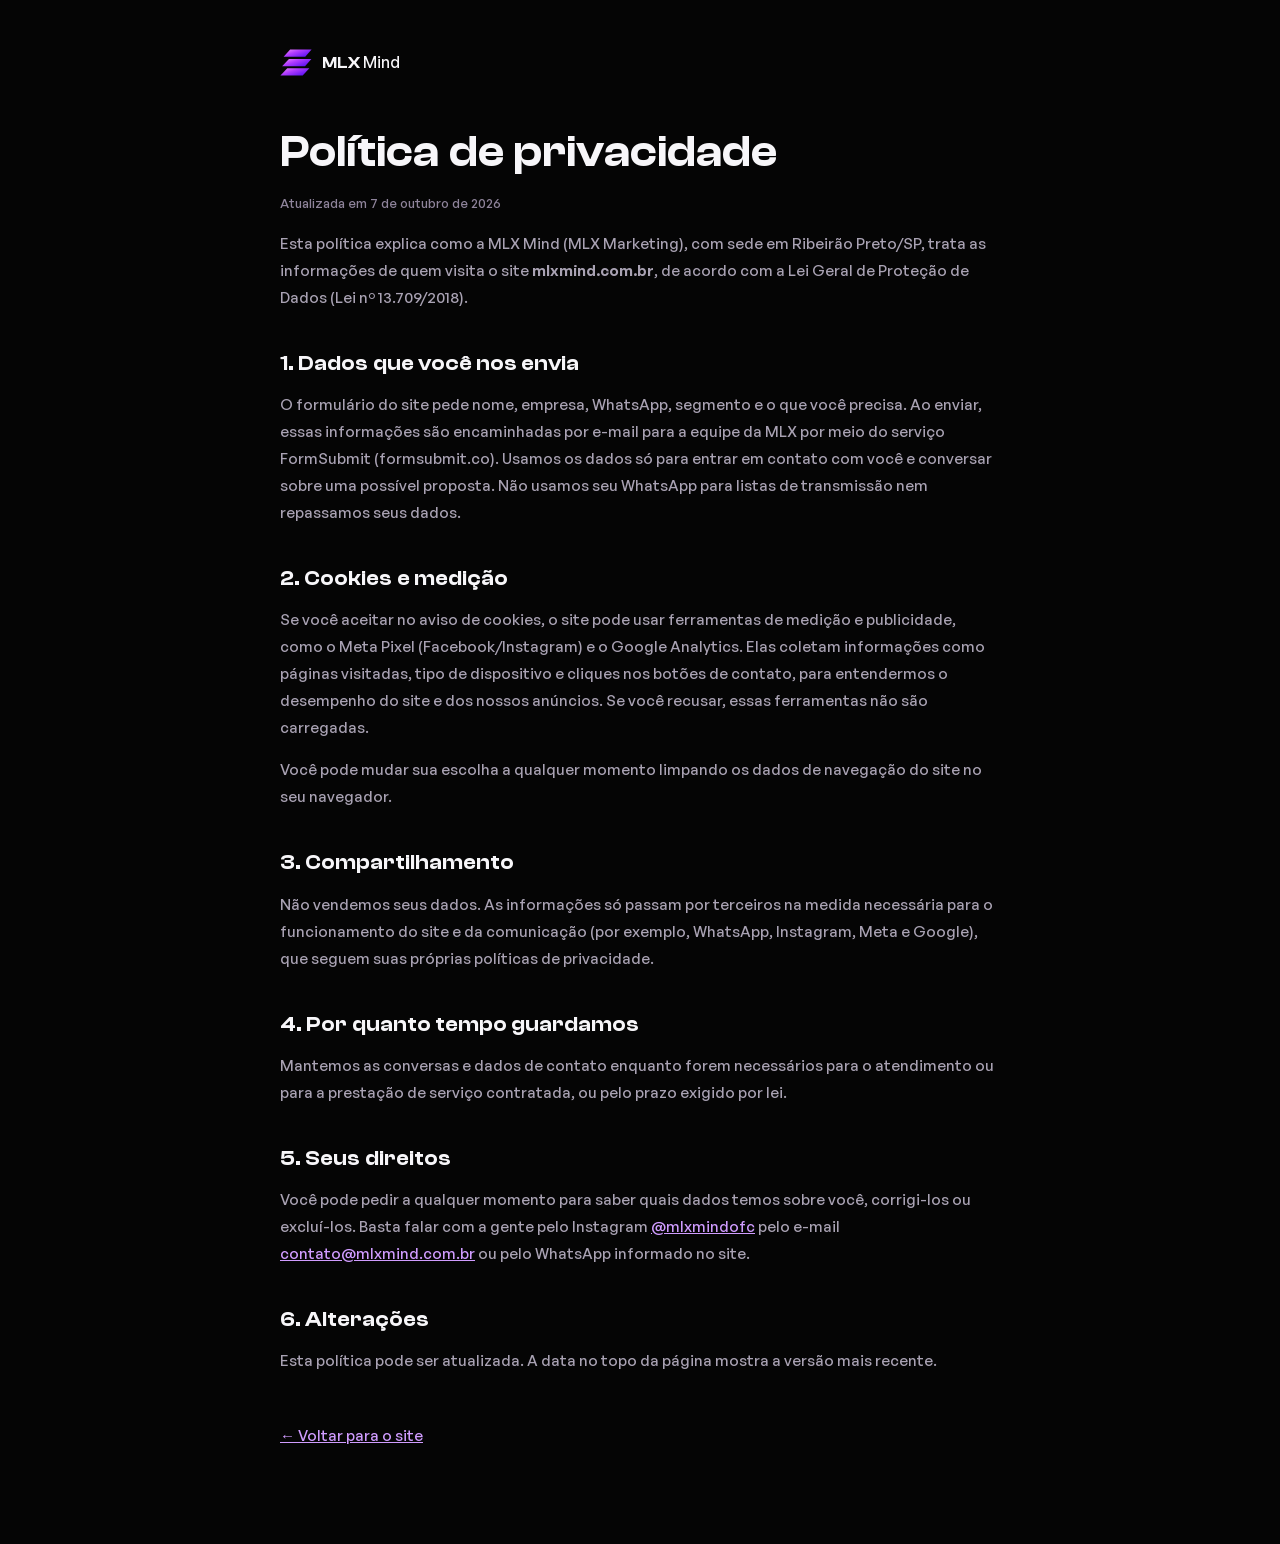
<file: politica-de-privacidade.html>
<!DOCTYPE html>
<html lang="pt-BR">
<head>
  <meta charset="utf-8">
  <meta name="viewport" content="width=device-width, initial-scale=1">
  <meta name="theme-color" content="#050505">
  <title>Política de privacidade | MLX Mind</title>
  <meta name="description" content="Como a MLX Mind trata os dados de quem visita o site mlxmind.com.br.">
  <link rel="canonical" href="https://mlxmind.com.br/politica-de-privacidade.html">
  <link rel="icon" href="favicon.ico" sizes="32x32">
  <link rel="icon" href="favicon.svg" type="image/svg+xml">
  <link rel="apple-touch-icon" href="apple-touch-icon.png">
  <style>
@font-face{font-family:'General Sans';src:url('assets/fonts/general-sans-500.woff2') format('woff2');font-weight:500;font-display:swap}
@font-face{font-family:'General Sans';src:url('assets/fonts/general-sans-600.woff2') format('woff2');font-weight:600;font-display:swap}
@font-face{font-family:'Clash Display';src:url('assets/fonts/clash-display-600.woff2') format('woff2');font-weight:600;font-display:swap}
*{box-sizing:border-box}body{margin:0;background:#050505;color:#f7f6f9;font-family:'General Sans',Arial,sans-serif;font-weight:500;-webkit-font-smoothing:antialiased;line-height:1.8}
a{color:#d09cff}main{max-width:760px;margin:auto;padding:48px 20px 80px}
.back{display:inline-flex;align-items:center;gap:10px;text-decoration:none;color:#f7f6f9;margin-bottom:48px}.back .brand-mark{width:32px;height:27px}.back b{font-family:'Clash Display',sans-serif;font-weight:600}
h1,h2{font-family:'Clash Display',sans-serif;font-weight:600;line-height:1.2;word-spacing:.06em}h1{font-size:clamp(32px,5vw,44px);margin:0 0 8px}h2{font-size:21px;margin:40px 0 8px}
p,li{color:#a9a2b3;font-size:15px}.date{color:#8f849b;font-size:13px}
  </style>
</head>
<body>
<main>
  <a class="back" href="index.html"><svg class="brand-mark" viewBox="0 0 600 500" width="36" height="30" aria-hidden="true"><defs><linearGradient id="lg1" x1="0" y1="0" x2="1" y2=".7"><stop offset="0" stop-color="#f08cff"/><stop offset=".45" stop-color="#b13cff"/><stop offset="1" stop-color="#5b12f2"/></linearGradient></defs><g fill="url(#lg1)"><path d="M190 8h402L473 142H68z"/><path d="M167 186h421L470 319H40z"/><path d="M137 357h414L425 493H8z"/></g></svg><span><b>MLX</b> Mind</span></a>
  <h1>Política de privacidade</h1>
  <p class="date">Atualizada em 7 de outubro de 2026</p>

  <p>Esta política explica como a MLX Mind (MLX Marketing), com sede em Ribeirão Preto/SP, trata as informações de quem visita o site <strong>mlxmind.com.br</strong>, de acordo com a Lei Geral de Proteção de Dados (Lei nº 13.709/2018).</p>

  <h2>1. Dados que você nos envia</h2>
  <p>O formulário do site pede nome, empresa, WhatsApp, segmento e o que você precisa. Ao enviar, essas informações são encaminhadas por e-mail para a equipe da MLX por meio do serviço FormSubmit (formsubmit.co). Usamos os dados só para entrar em contato com você e conversar sobre uma possível proposta. Não usamos seu WhatsApp para listas de transmissão nem repassamos seus dados.</p>

  <h2>2. Cookies e medição</h2>
  <p>Se você aceitar no aviso de cookies, o site pode usar ferramentas de medição e publicidade, como o Meta Pixel (Facebook/Instagram) e o Google Analytics. Elas coletam informações como páginas visitadas, tipo de dispositivo e cliques nos botões de contato, para entendermos o desempenho do site e dos nossos anúncios. Se você recusar, essas ferramentas não são carregadas.</p>
  <p>Você pode mudar sua escolha a qualquer momento limpando os dados de navegação do site no seu navegador.</p>

  <h2>3. Compartilhamento</h2>
  <p>Não vendemos seus dados. As informações só passam por terceiros na medida necessária para o funcionamento do site e da comunicação (por exemplo, WhatsApp, Instagram, Meta e Google), que seguem suas próprias políticas de privacidade.</p>

  <h2>4. Por quanto tempo guardamos</h2>
  <p>Mantemos as conversas e dados de contato enquanto forem necessários para o atendimento ou para a prestação de serviço contratada, ou pelo prazo exigido por lei.</p>

  <h2>5. Seus direitos</h2>
  <p>Você pode pedir a qualquer momento para saber quais dados temos sobre você, corrigi-los ou excluí-los. Basta falar com a gente pelo Instagram <a href="https://www.instagram.com/mlxmindofc/" target="_blank" rel="noopener noreferrer">@mlxmindofc</a> pelo e-mail <a href="mailto:contato@mlxmind.com.br">contato@mlxmind.com.br</a> ou pelo WhatsApp informado no site.</p>

  <h2>6. Alterações</h2>
  <p>Esta política pode ser atualizada. A data no topo da página mostra a versão mais recente.</p>

  <p style="margin-top:48px"><a href="index.html">← Voltar para o site</a></p>
</main>
</body>
</html>
</file>
